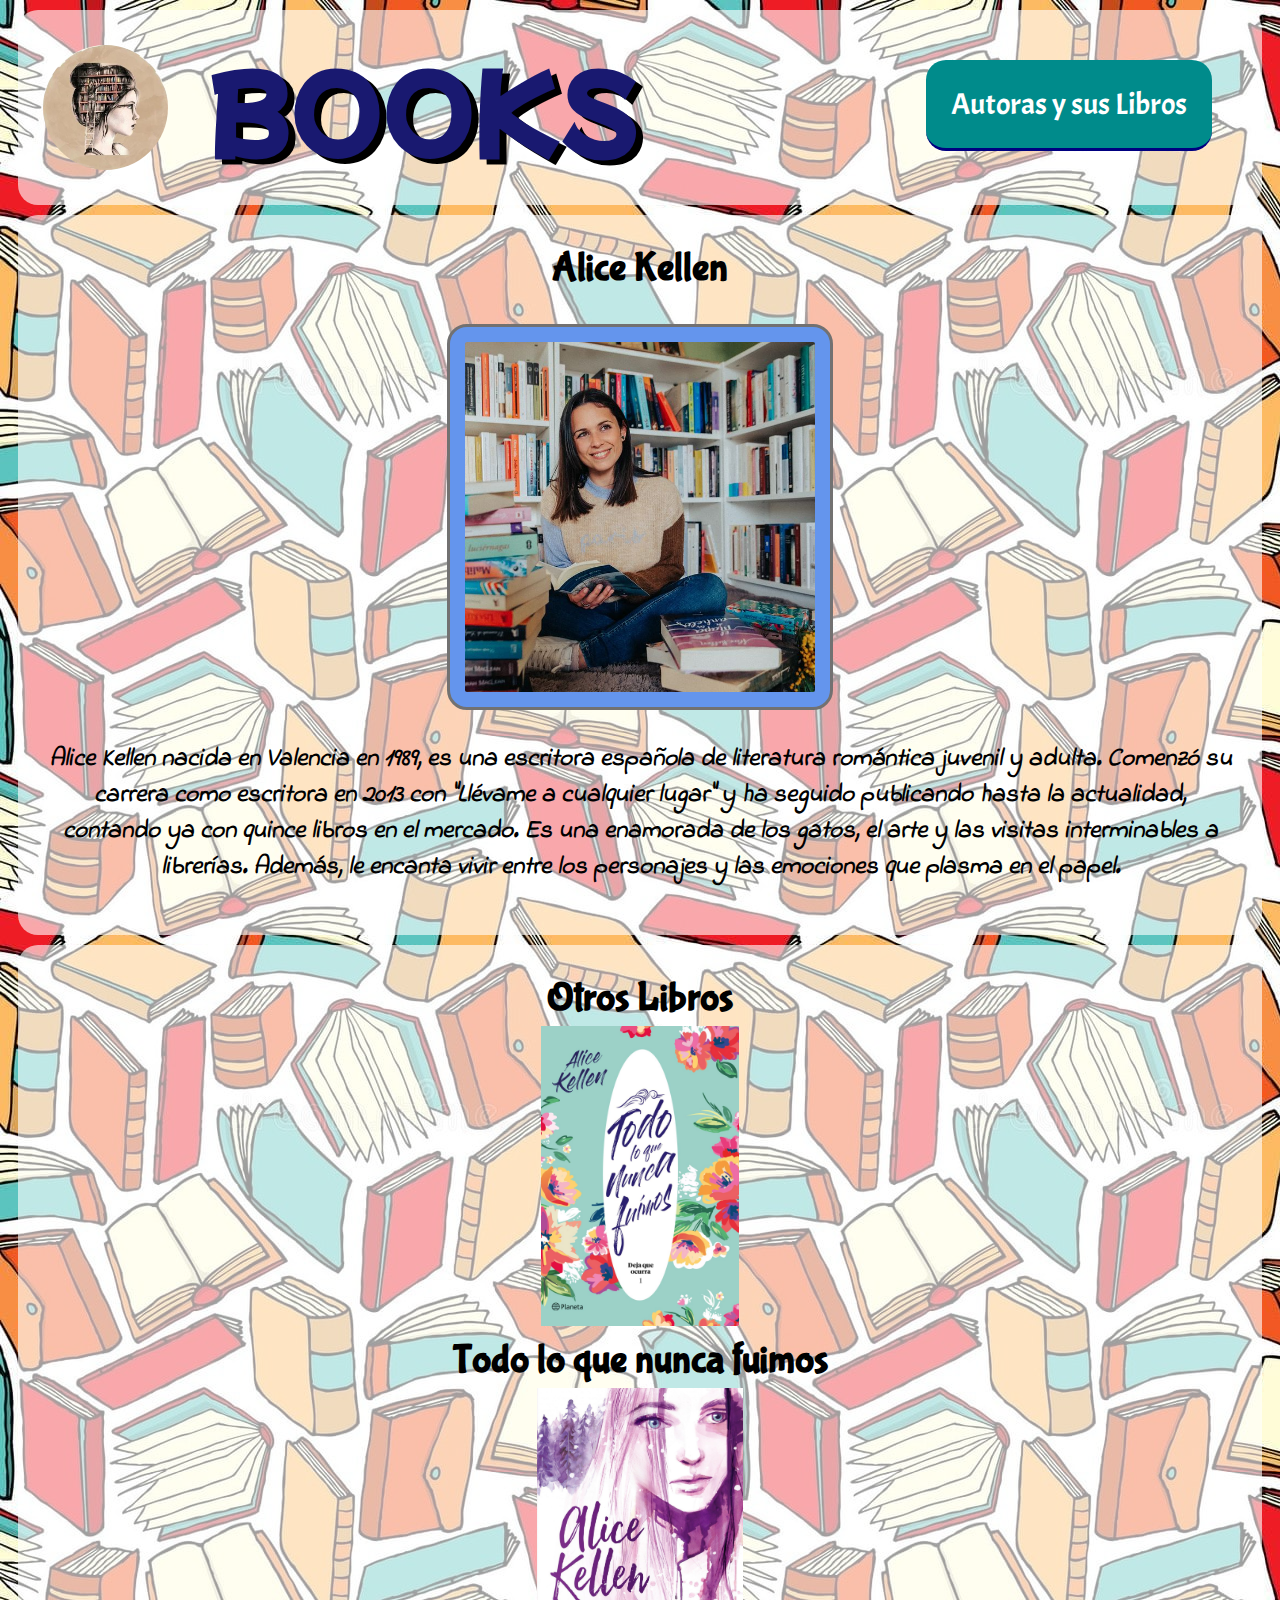
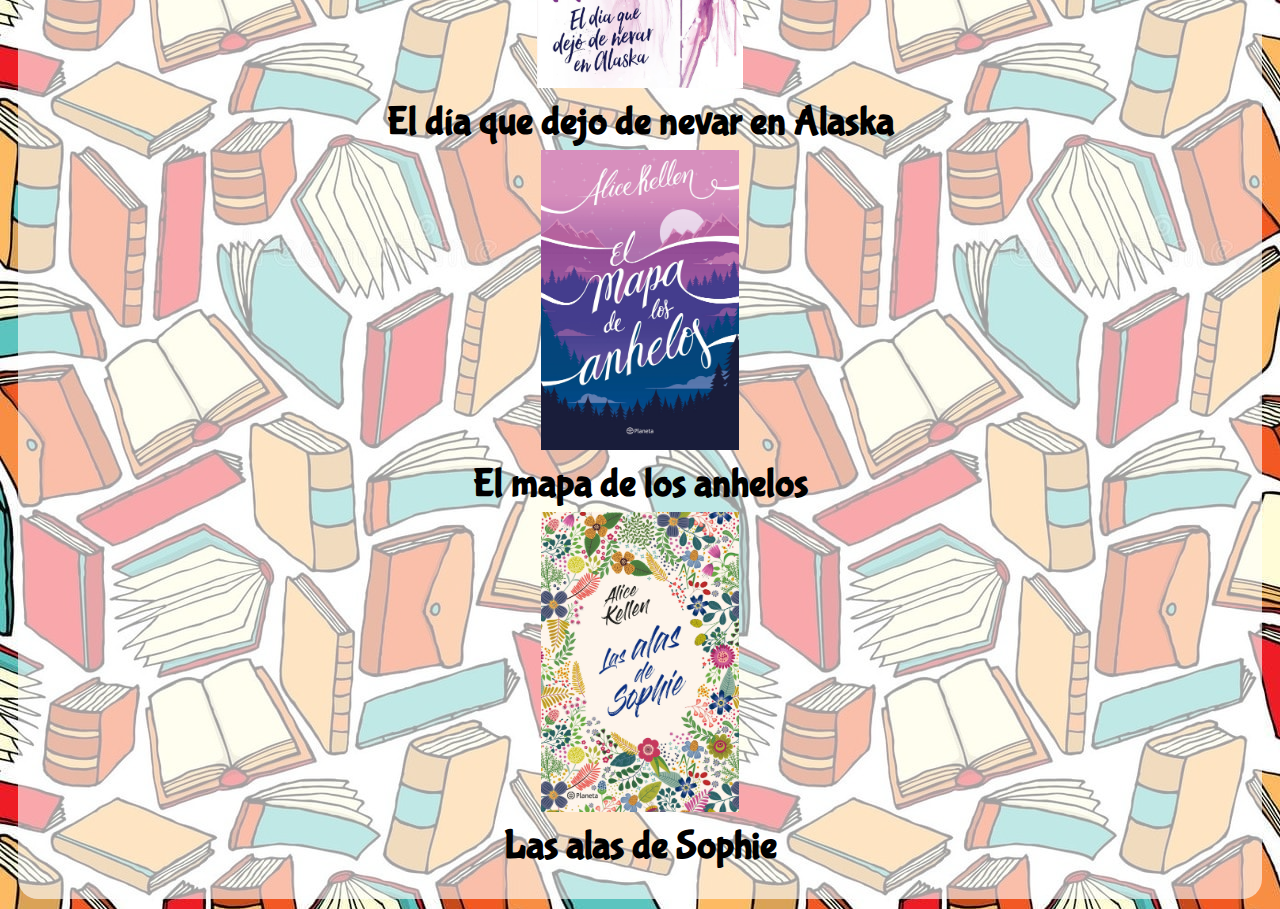
<file: subpags/alicek.html>
<!DOCTYPE html>
<html lang="es">
<head>
    <meta charset="UTF-8">
    <meta http-equiv="X-UA-Compatible" content="IE=edge">
    <meta name="viewport" content="width=device-width, initial-scale=1.0">
    <title>Alice Kellen</title>
    <link rel="stylesheet" href="../css/principal.css">
</head>
<body>
    <header class="fondo-interno"  >
        <a href="../index.html" class="centrado" >
            <img id="logo" src="../imagenes/logo.jpeg" alt="logo">
            <h1  id="titulo" > BOOKS  </h1>
        </a>
        <div id="ligs">
            <a href="../vistas/cajas.html" class="centrado"> Autoras y sus Libros</a>
        </div>
    </header>
    <div  class=" fondo-interno" id="centro">
        <h2> Alice Kellen </h2>
        <br>
      <img src="../imagenes/alice kellen.jpeg" alt="alice kellen" class="img">
      <p>  <b> <i> Alice Kellen  nacida en Valencia en 1989, es una escritora española de literatura romántica juvenil y adulta.
         Comenzó su carrera como escritora en 2013 con "Llévame a cualquier lugar" y ha seguido publicando hasta la actualidad, contando ya con quince libros en el mercado.
         Es una enamorada de los gatos, el arte y las visitas interminables a librerías. Además, le encanta vivir entre los personajes y las emociones que plasma en el papel.
        </i>  </b></p>
    </div>
     <div  class=" fondo-interno" id="centro" >
       <h2> Otros Libros</h2>
        <img src="../imagenes/tlqnf.jpeg" alt="libro1" class="imagenes">
        <h2> Todo lo que nunca fuimos</h2>
        <img src="../imagenes/edqddnea.jpeg" alt="libro2" class="imagenes">
        <h2>El día que dejo de nevar en Alaska</h2>
        <img src="../imagenes/emdla.jpeg" alt="libro3" class="imagenes">
        <h2> El mapa de los anhelos</h2>
        <img src="../imagenes/lads.jpeg" alt="libro4" class="imagenes">
        <h2> Las alas de Sophie</h2>
    </div> 
    
</body>
</html>
</file>
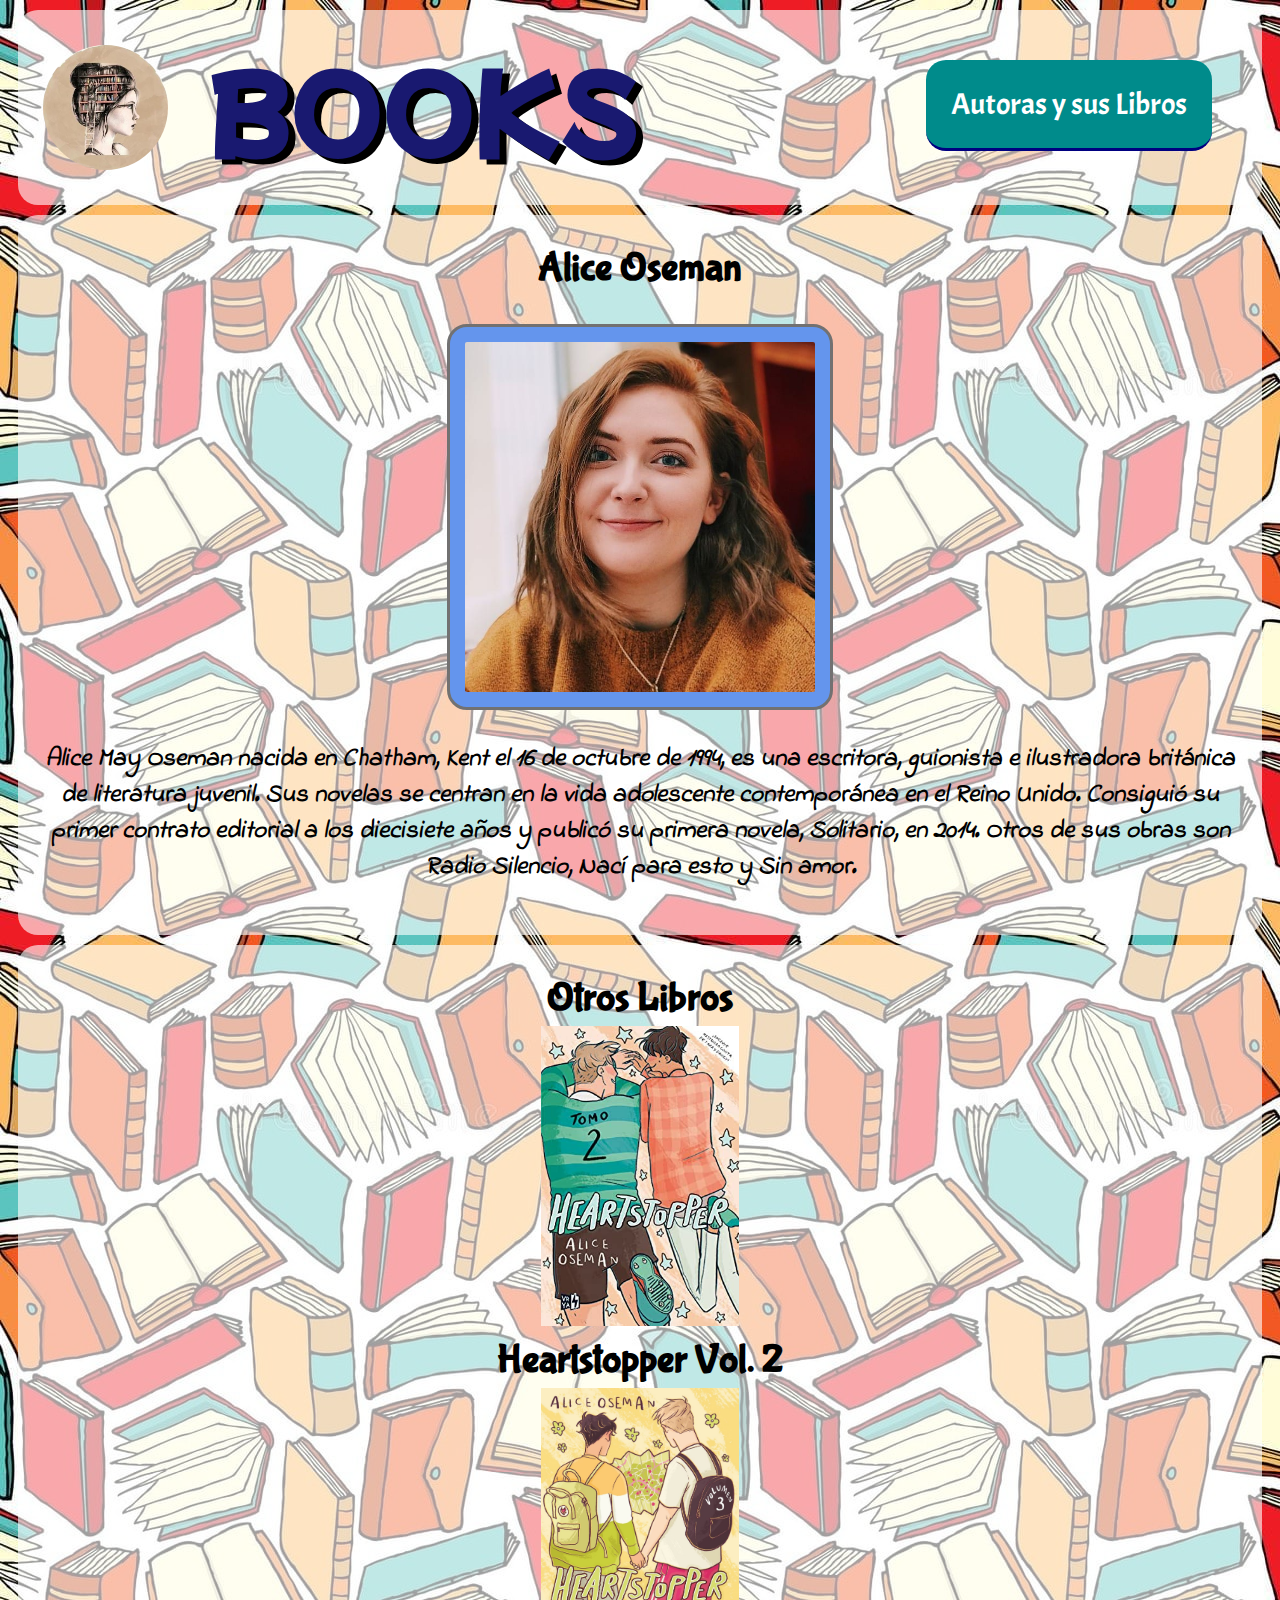
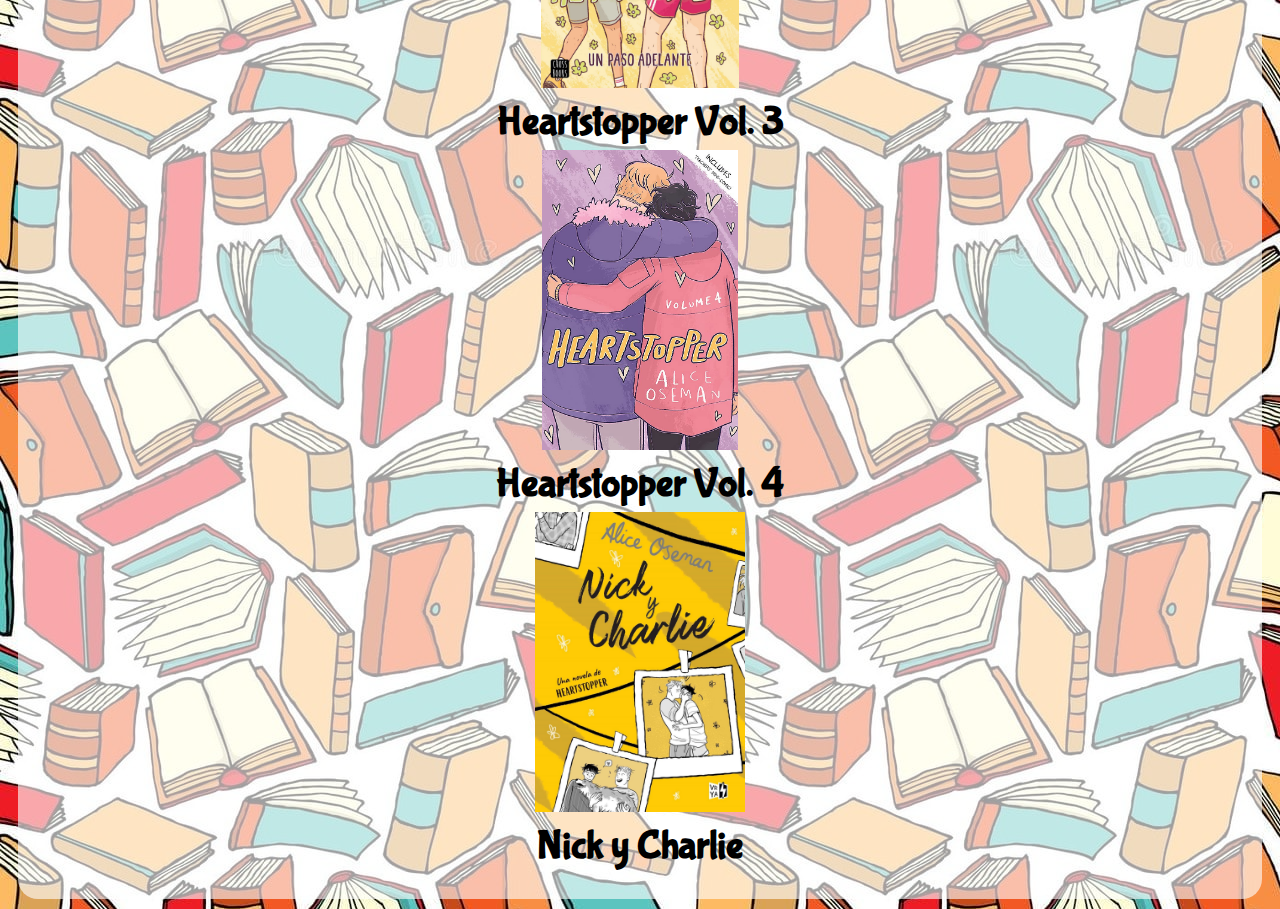
<file: subpags/aliceo.html>
<!DOCTYPE html>
<html lang="es">
<head>
    <meta charset="UTF-8">
    <meta http-equiv="X-UA-Compatible" content="IE=edge">
    <meta name="viewport" content="width=device-width, initial-scale=1.0">
    <title>Alice Oseman</title>
    <link rel="stylesheet" href="../css/principal.css">
</head>
<body>
    <header class="fondo-interno"  >
        <a href="../index.html" class="centrado" >
            <img id="logo" src="../imagenes/logo.jpeg" alt="logo">
            <h1  id="titulo" > BOOKS  </h1>
        </a>
        <div id="ligs">
            <a href="../vistas/cajas.html" class="centrado"> Autoras y sus Libros</a>
        </div>
    </header>
</header>
<div  class=" fondo-interno" id="centro">
    <h2> Alice Oseman </h2>
    <br>
  <img src="../imagenes/alice.jpeg" alt="alice Oseman" class="img">
  <p><b> <i> Alice May Oseman nacida en Chatham, Kent el 16 de octubre de 1994, es una escritora, guionista e ilustradora británica de literatura juvenil.
    Sus novelas se centran en la vida adolescente contemporánea en el Reino Unido. Consiguió su primer contrato editorial a los diecisiete años y publicó su primera novela, Solitario, en 2014. Otros de sus obras son Radio Silencio, Nací para esto y Sin amor.
  </i>  </b> </p>
</div>

  <div class="fondo-interno" id="centro">
    <h2 id="centro"> Otros Libros</h2>
    <img src="../imagenes/h vol2.jpeg" alt="libro1" class="imagenes" >
    <h2> Heartstopper Vol. 2</h2>
    <img src="../imagenes/h vol3.jpeg" alt="libro2" class="imagenes" >
    <h2> Heartstopper Vol. 3</h2>
    <img src="../imagenes/h vol4.jpeg" alt="libro3" class="imagenes" >
    <h2> Heartstopper Vol. 4</h2>
    <img src="../imagenes/nickycharlie.jpeg" alt="libro4" class="imagenes" >
    <h2> Nick y Charlie</h2>
  </div>

</body>
</html>
</file>
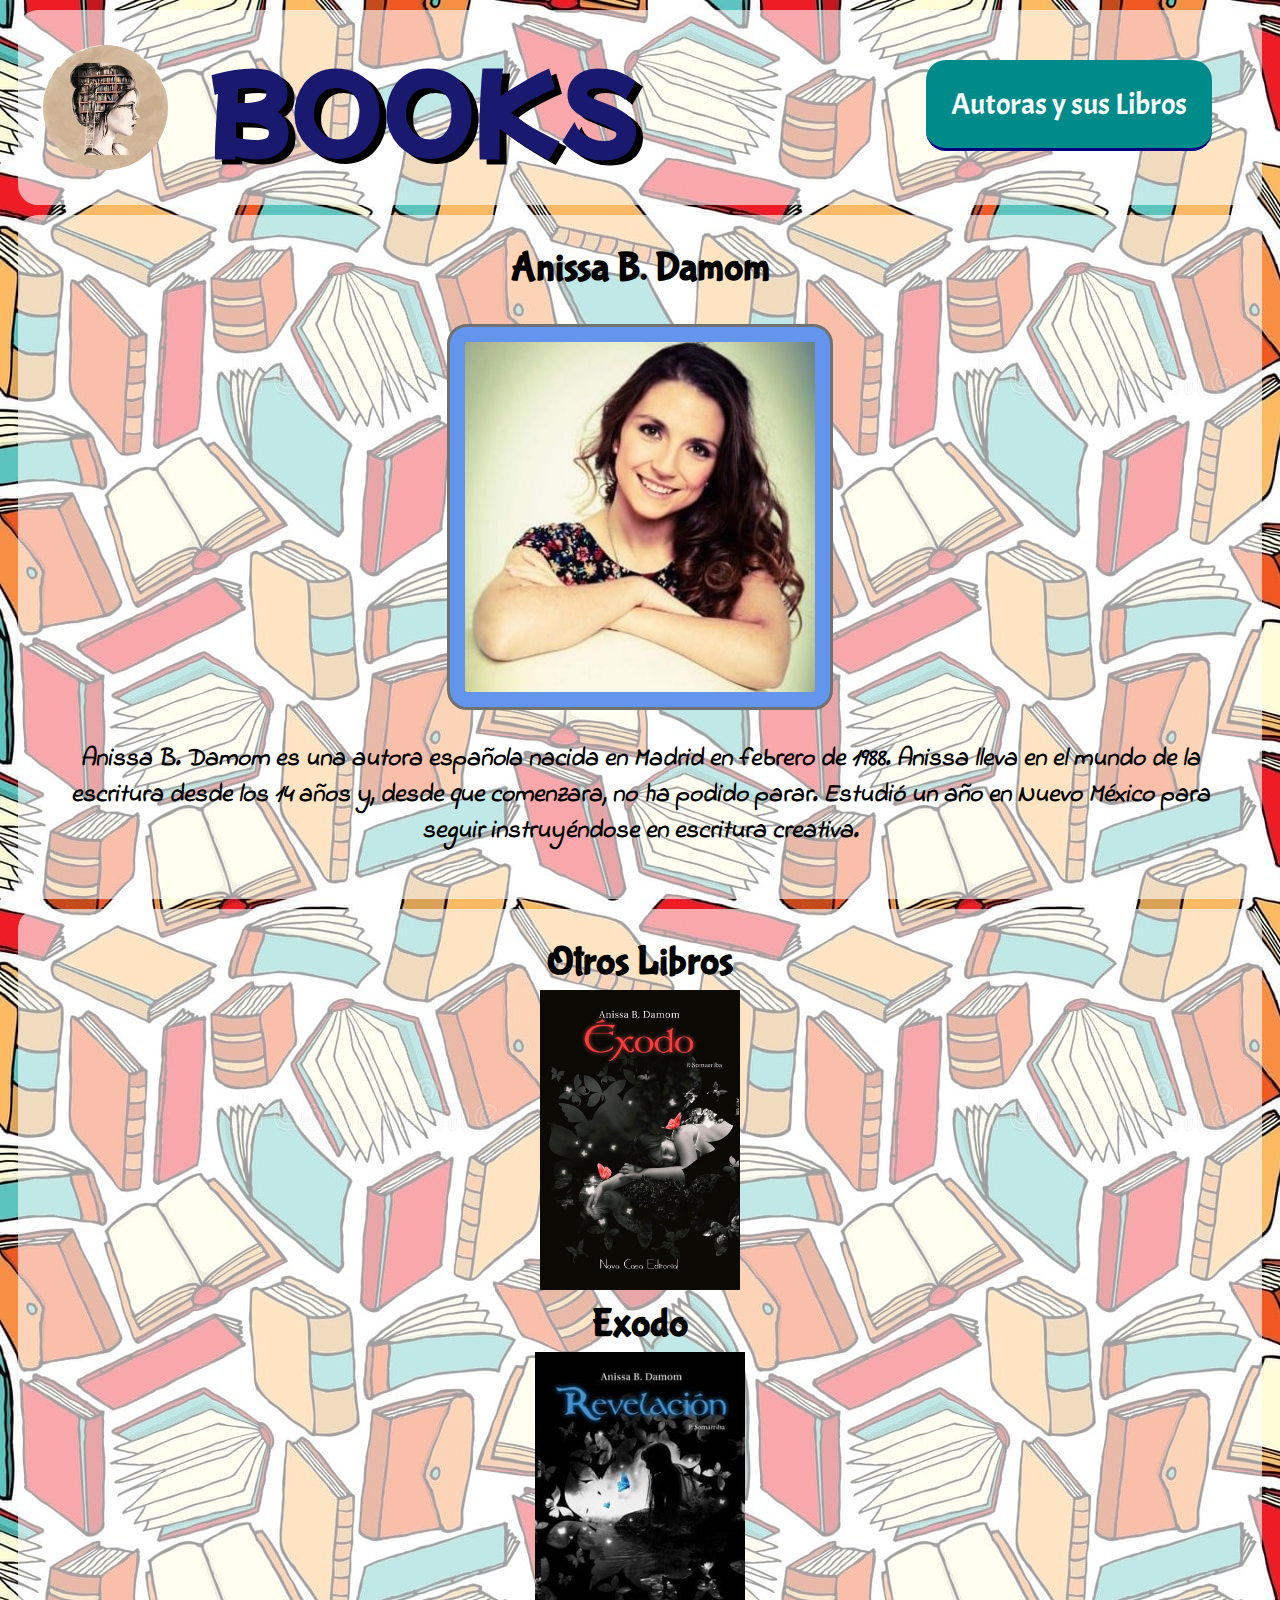
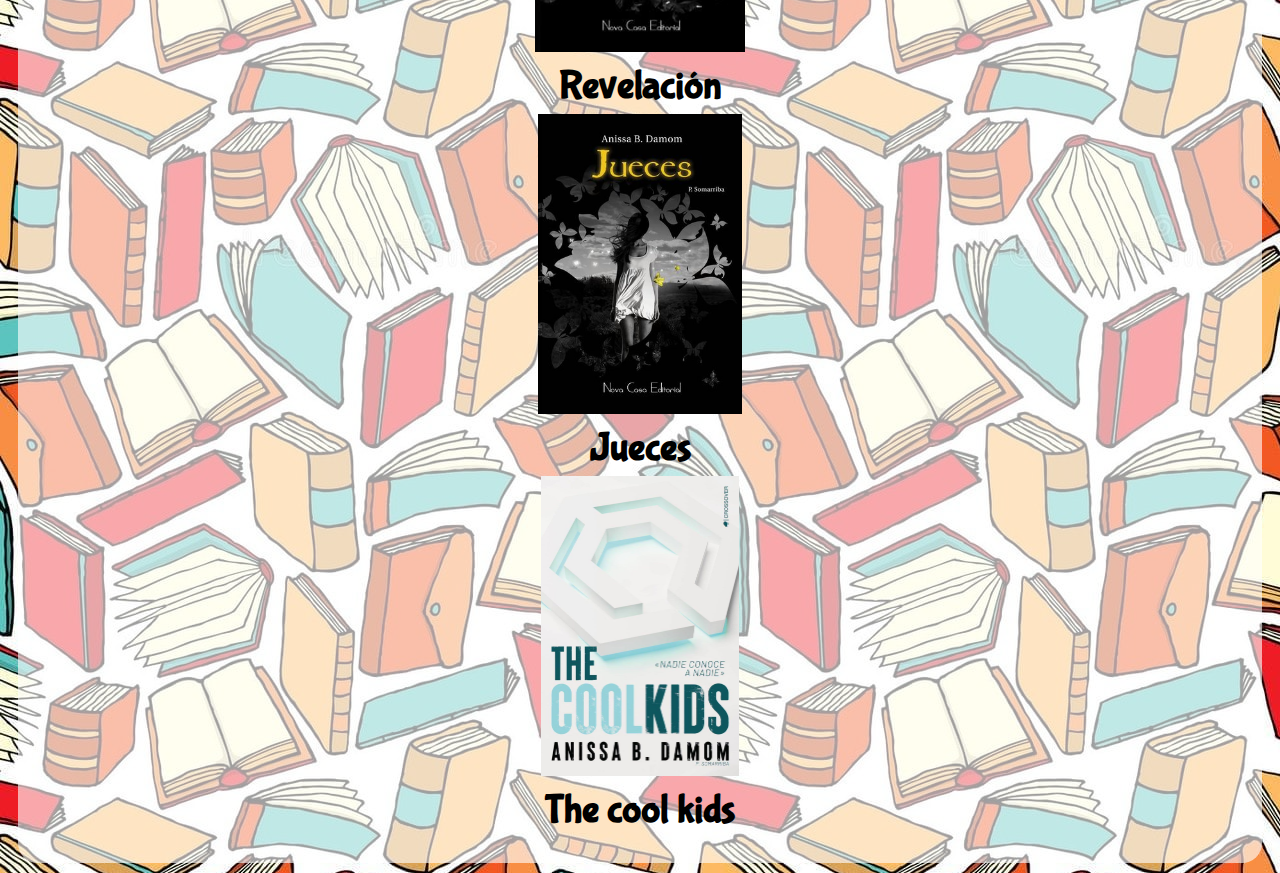
<file: subpags/anissa.html>
<!DOCTYPE html>
<html lang="es">
<head>
    <meta charset="UTF-8">
    <meta http-equiv="X-UA-Compatible" content="IE=edge">
    <meta name="viewport" content="width=device-width, initial-scale=1.0">
    <title>Anissa B. Damom</title>
    <link rel="stylesheet" href="../css/principal.css">
</head>
<body>
    <header class="fondo-interno"  >
        <a href="../index.html" class="centrado" >
            <img id="logo" src="../imagenes/logo.jpeg" alt="logo">
            <h1  id="titulo" > BOOKS  </h1>
        </a>
        <div id="ligs">
            <a href="../vistas/cajas.html" class="centrado"> Autoras y sus Libros</a>
        </div>
    </header>
    <div  class=" fondo-interno" id="centro">
        <h2> Anissa B. Damom </h2>
        <br>
      <img src="../imagenes/annisa.jpeg" alt="Anissa" class="img">
      <p><b> <i> Anissa B. Damom es una autora española nacida en Madrid en febrero de 1988.
        Anissa lleva en el mundo de la escritura desde los 14 años y, desde que comenzara, no ha podido parar. Estudió un año en Nuevo México para seguir instruyéndose en escritura creativa. 
      </i>  </b> </p>
    </div>
    
      <div class="fondo-interno" id="centro">
        <h2 id="centro"> Otros Libros</h2>
        <img src="../imagenes/exodo.jpeg" alt="libro1" class="imagenes" >
        <h2> Exodo</h2>
        <img src="../imagenes/revelacion.jpeg" alt="libro2" class="imagenes" >
        <h2> Revelación</h2>
        <img src="../imagenes/jueces.jpeg" alt="libro3" class="imagenes" >
        <h2> Jueces</h2>
        <img src="../imagenes/the cool kids.jpeg" alt="libro4" class="imagenes" >
        <h2> The cool kids</h2>
      </div>
</body>
</html>
</file>
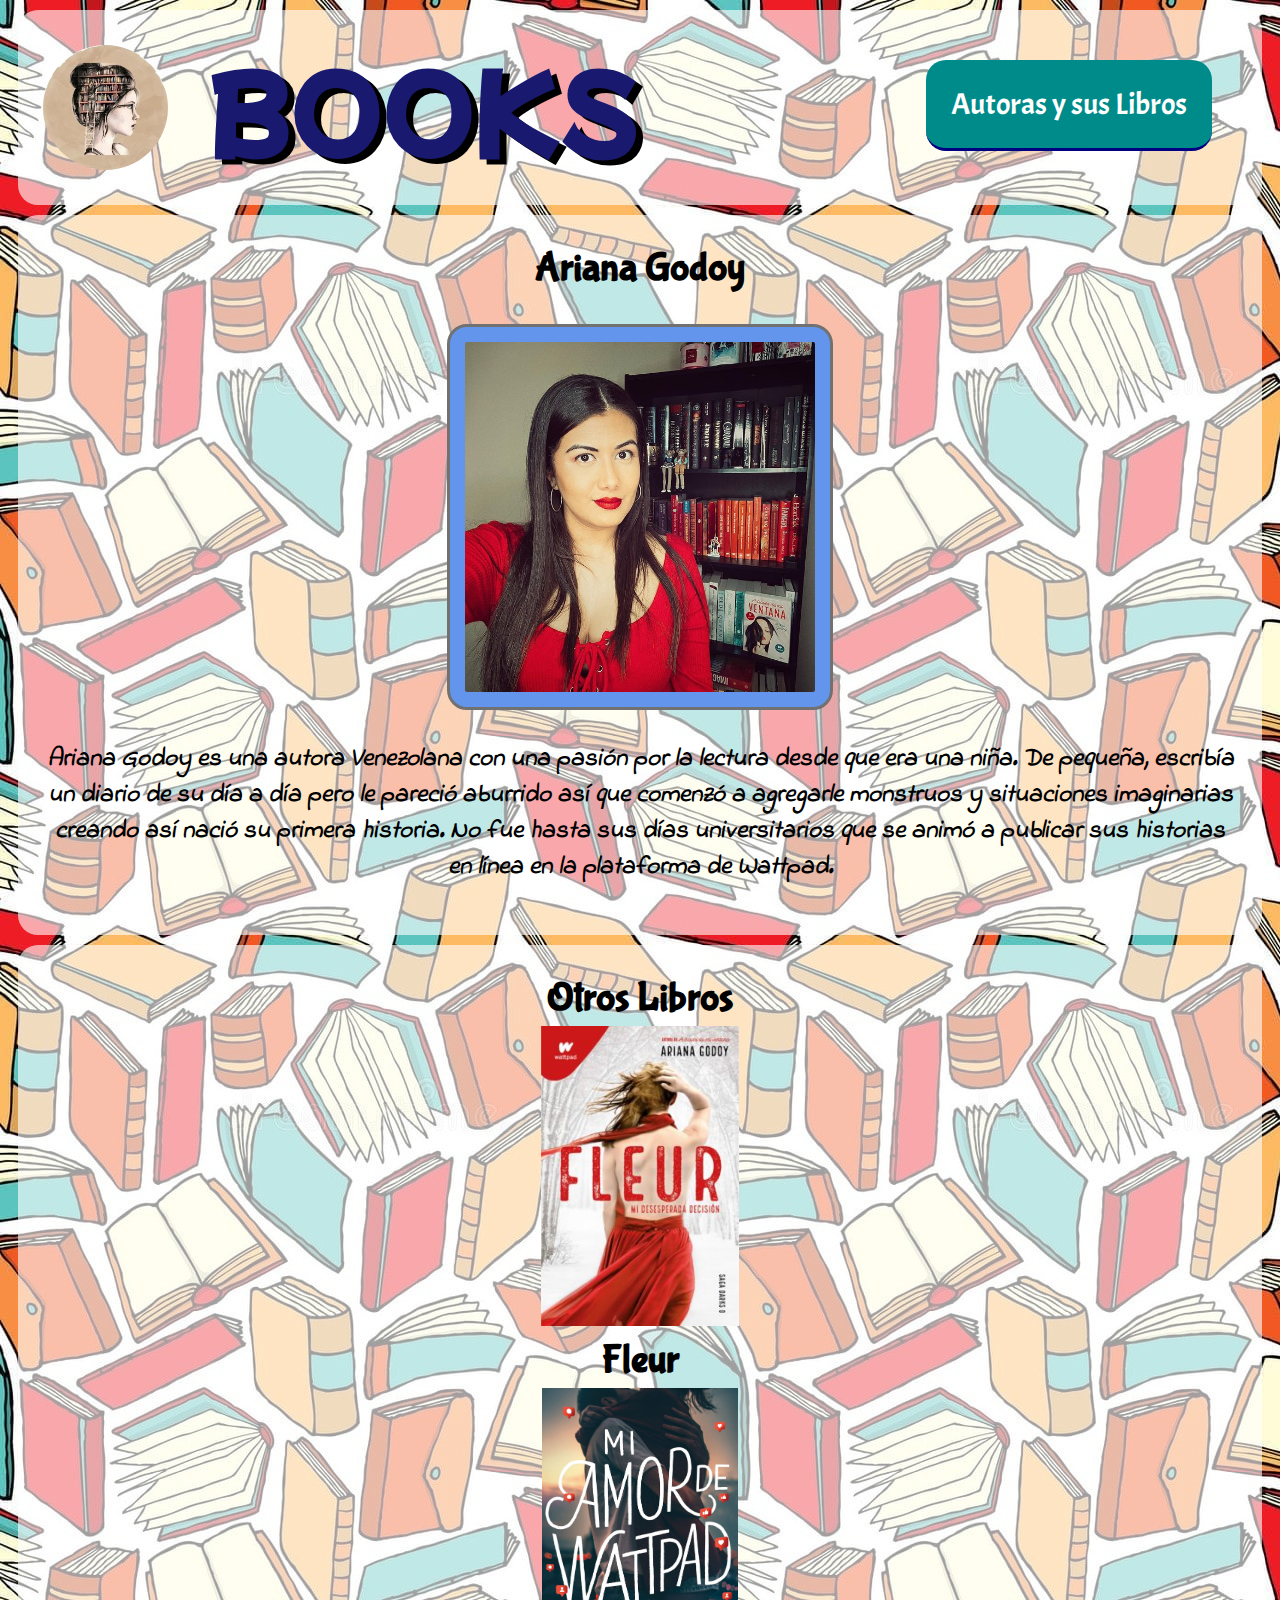
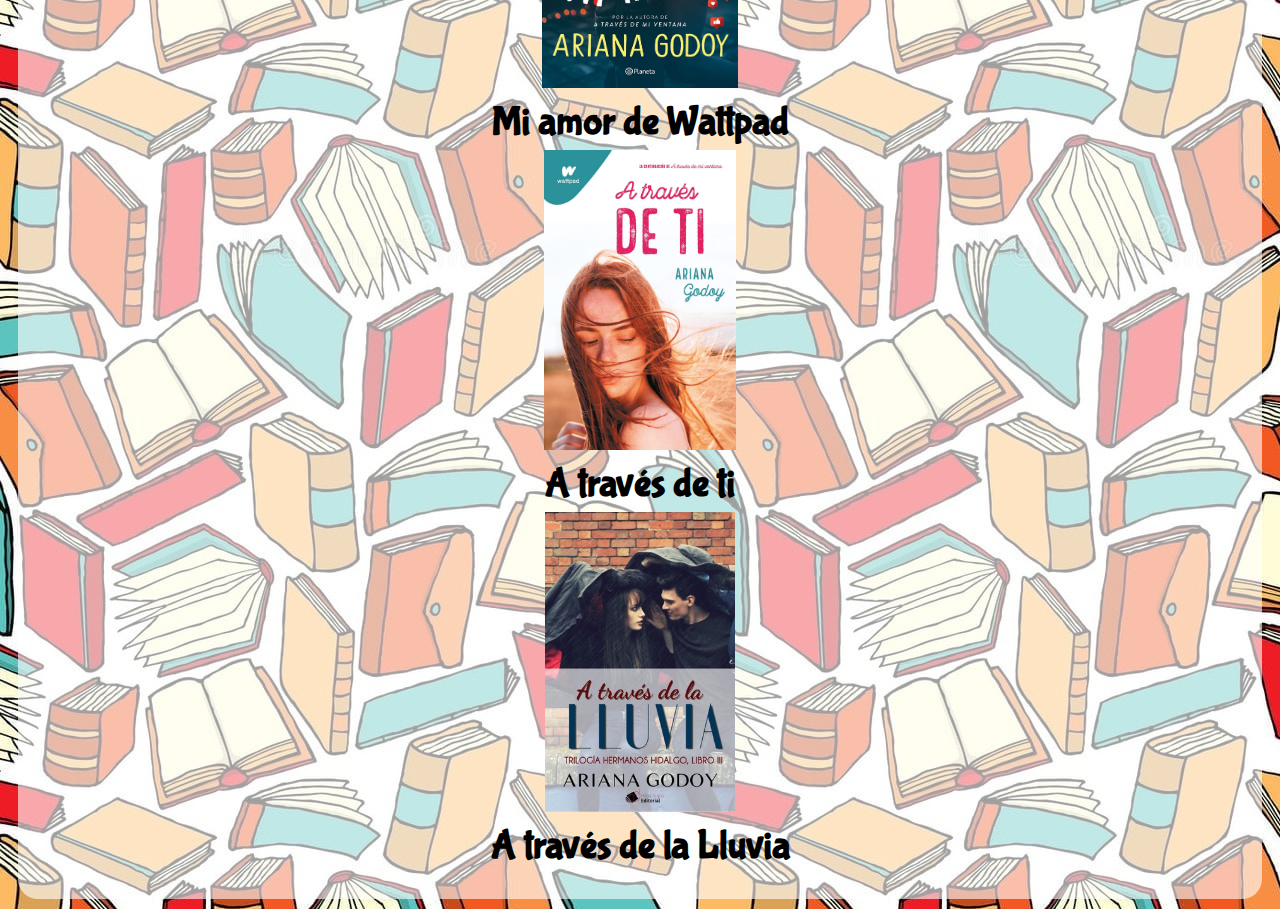
<file: subpags/ariana.html>
<!DOCTYPE html>
<html lang="es">
<head>
    <meta charset="UTF-8">
    <meta http-equiv="X-UA-Compatible" content="IE=edge">
    <meta name="viewport" content="width=device-width, initial-scale=1.0">
    <title>Ariana Godoy</title>
    <link rel="stylesheet" href="../css/principal.css">
</head>
<body>
    <header class="fondo-interno"  >
        <a href="../index.html" class="centrado" >
            <img id="logo" src="../imagenes/logo.jpeg" alt="logo">
            <h1  id="titulo" > BOOKS  </h1>
        </a>
        <div id="ligs">
            <a href="../vistas/cajas.html" class="centrado"> Autoras y sus Libros</a>
        </div>
    </header>
    <div  class=" fondo-interno" id="centro">
        <h2> Ariana Godoy </h2>
        <br>
      <img src="../imagenes/ari.jpeg" alt="ari" class="img">
      <p> <b> <i> Ariana Godoy es una autora Venezolana con una pasión por la lectura desde que era una niña. De pequeña, escribía un diario de su día a día pero le pareció aburrido así que comenzó a agregarle monstruos y situaciones imaginarias creando así nació su primera historia. No fue hasta sus días universitarios que se animó a publicar sus historias en línea en la plataforma de Wattpad.
      </i>  </b></p>
    </div>
    
      <div class="fondo-interno" id="centro">
        <h2 id="centro"> Otros Libros</h2>
        <img src="../imagenes/fleur.jpeg" alt="libro1" class="imagenes" >
        <h2> Fleur</h2>
        <img src="../imagenes/miamordewattpad.jpeg" alt="libro2" class="imagenes" >
        <h2> Mi amor de Wattpad</h2>
        <img src="../imagenes/atravesdeti.jpeg" alt="libro3" class="imagenes" >
        <h2> A través de ti</h2>
        <img src="../imagenes/atravesdelalluvia.jpeg" alt="libro4" class="imagenes" >
        <h2> A través de la Lluvia</h2>
      </div>
</body>
</html>
</file>
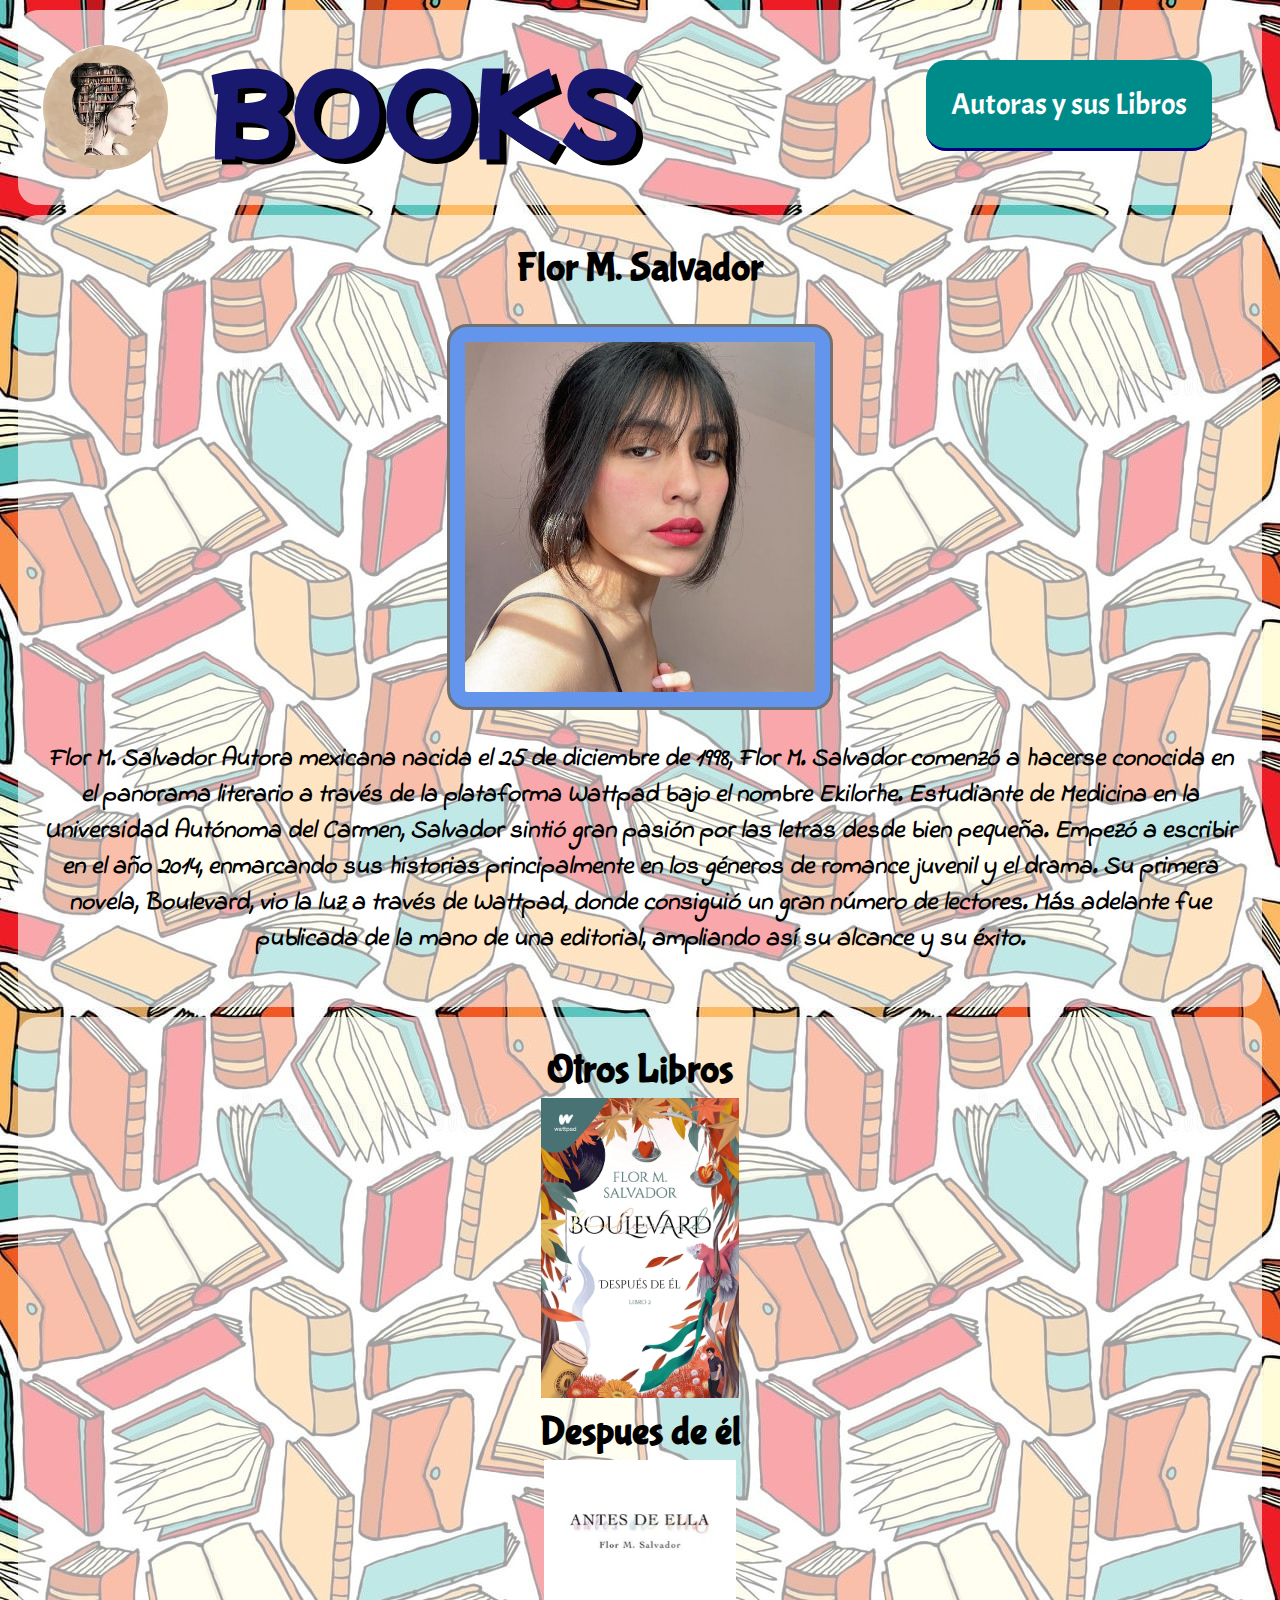
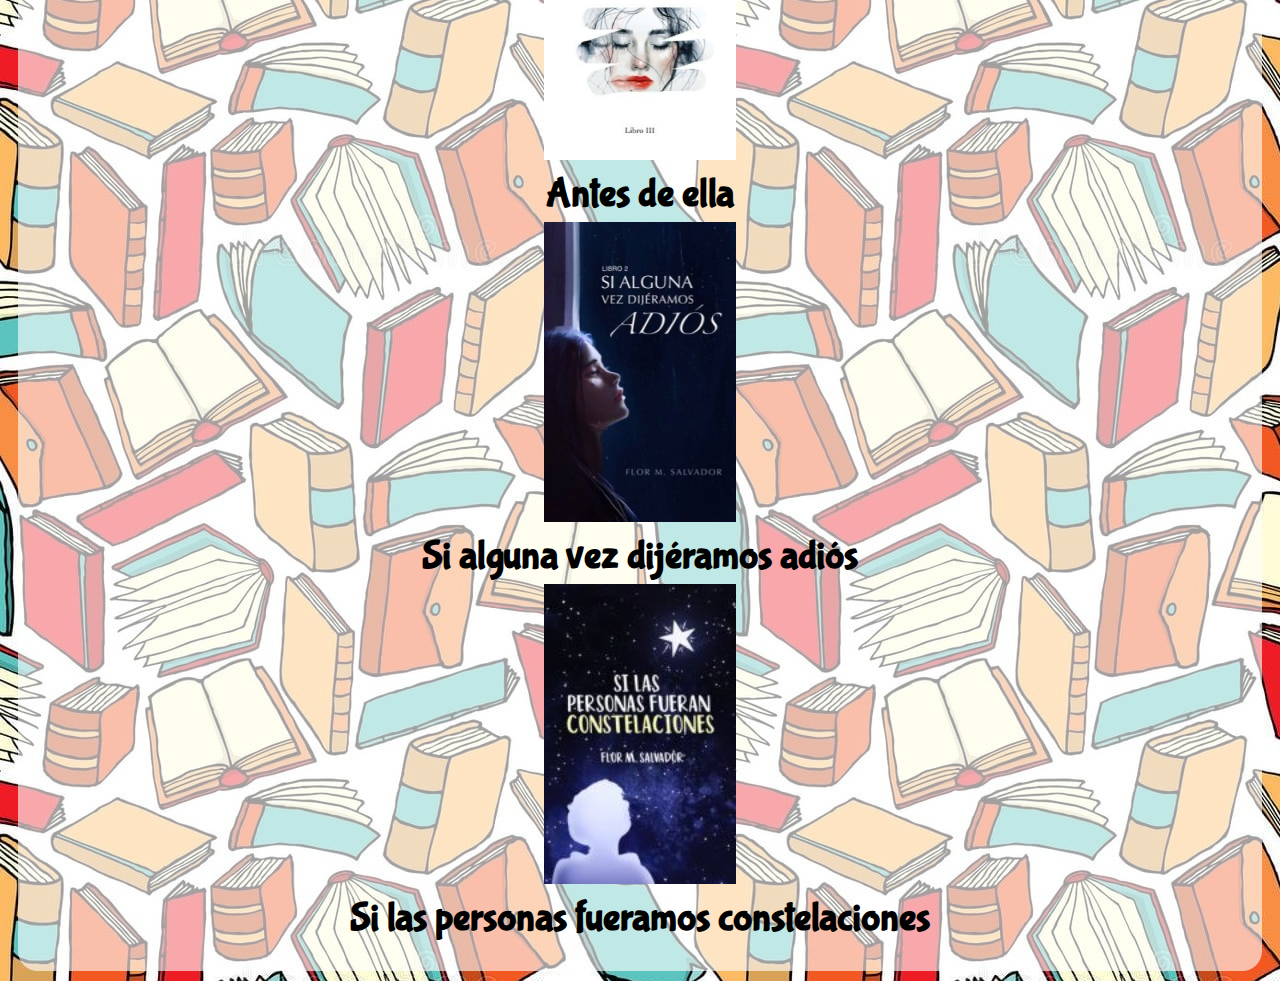
<file: subpags/flor.html>
<!DOCTYPE html>
<html lang="es">
<head>
    <meta charset="UTF-8">
    <meta http-equiv="X-UA-Compatible" content="IE=edge">
    <meta name="viewport" content="width=device-width, initial-scale=1.0">
    <title>Flor M. Salvador</title>
    <link rel="stylesheet" href="../css/principal.css">
</head>
<body>
    <header class="fondo-interno"  >
        <a href="../index.html" class="centrado" >
            <img id="logo" src="../imagenes/logo.jpeg" alt="logo">
            <h1  id="titulo" > BOOKS  </h1>
        </a>
        <div id="ligs">
            <a href="../vistas/cajas.html" class="centrado"> Autoras y sus Libros</a>
        </div>
    </header>
    <div  class=" fondo-interno" id="centro">
        <h2> Flor M. Salvador </h2>
        <br>
      <img src="../imagenes/flor.jpeg" alt="flor" class="img">
      <p><b> <i> Flor M. Salvador Autora mexicana nacida el 25 de diciembre de 1998, Flor M. Salvador comenzó a hacerse conocida en el panorama literario a través de la plataforma Wattpad
          bajo el nombre Ekilorhe. Estudiante de Medicina en la Universidad Autónoma del Carmen, Salvador sintió gran pasión por las letras desde bien pequeña.
          Empezó a escribir en el año 2014, enmarcando sus historias principalmente en los géneros de romance juvenil y el drama.
          Su primera novela, Boulevard, vio la luz a través de Wattpad, donde consiguió un gran número de lectores. Más adelante fue publicada de la mano de una editorial, ampliando así su alcance y su éxito.
        </i>  </b>
      </p>
    </div>
    
      <div class="fondo-interno" id="centro">
        <h2 id="centro"> Otros Libros</h2>
        <img src="../imagenes/desoues de el.jpeg" alt="libro1" class="imagenes" >
        <h2> Despues de él</h2>
        <img src="../imagenes/antesdeella.jpeg" alt="libro2" class="imagenes" >
        <h2> Antes de ella</h2>
        <img src="../imagenes/savda.jpeg" alt="libro3" class="imagenes" >
        <h2>Si alguna vez dijéramos adiós</h2>
        <img src="../imagenes/slpfc.jpeg" alt="libro4" class="imagenes" >
        <h2> Si las personas fueramos constelaciones </h2>
      </div>
</body>
</html>
</file>
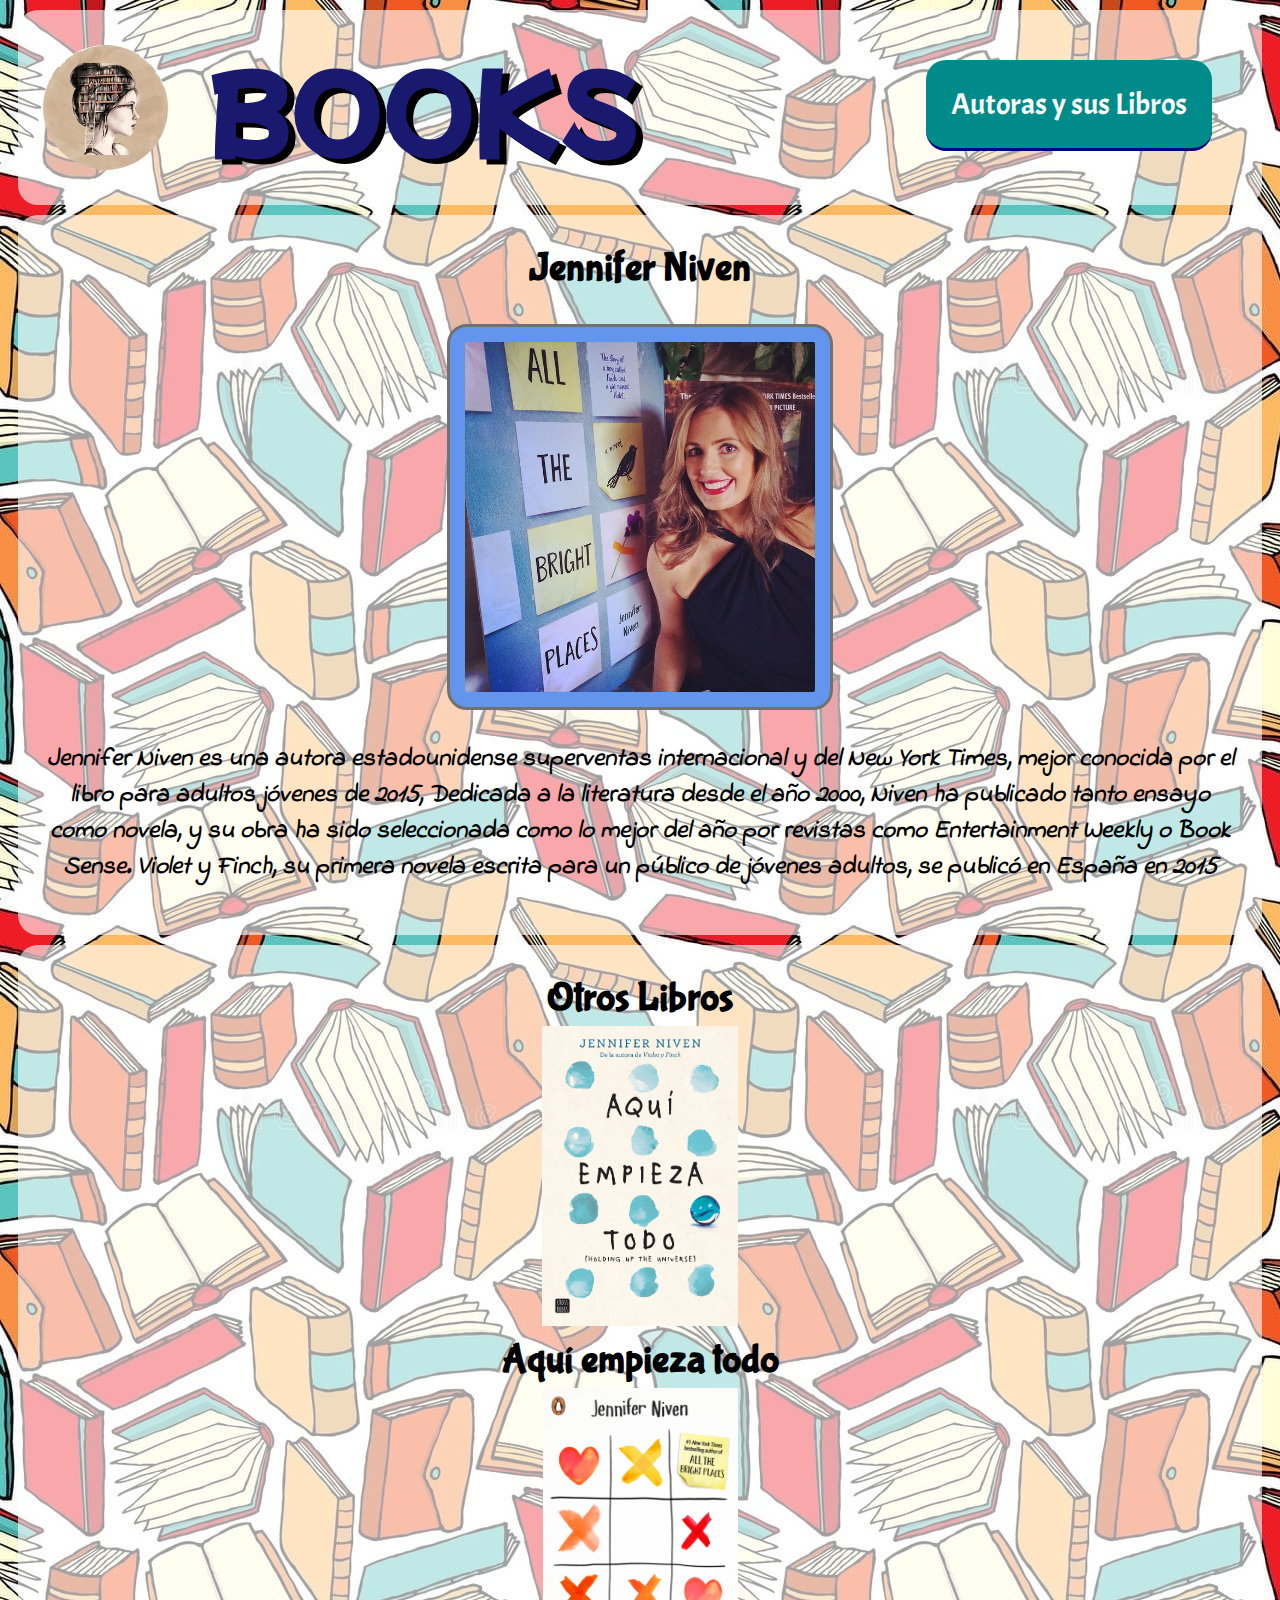
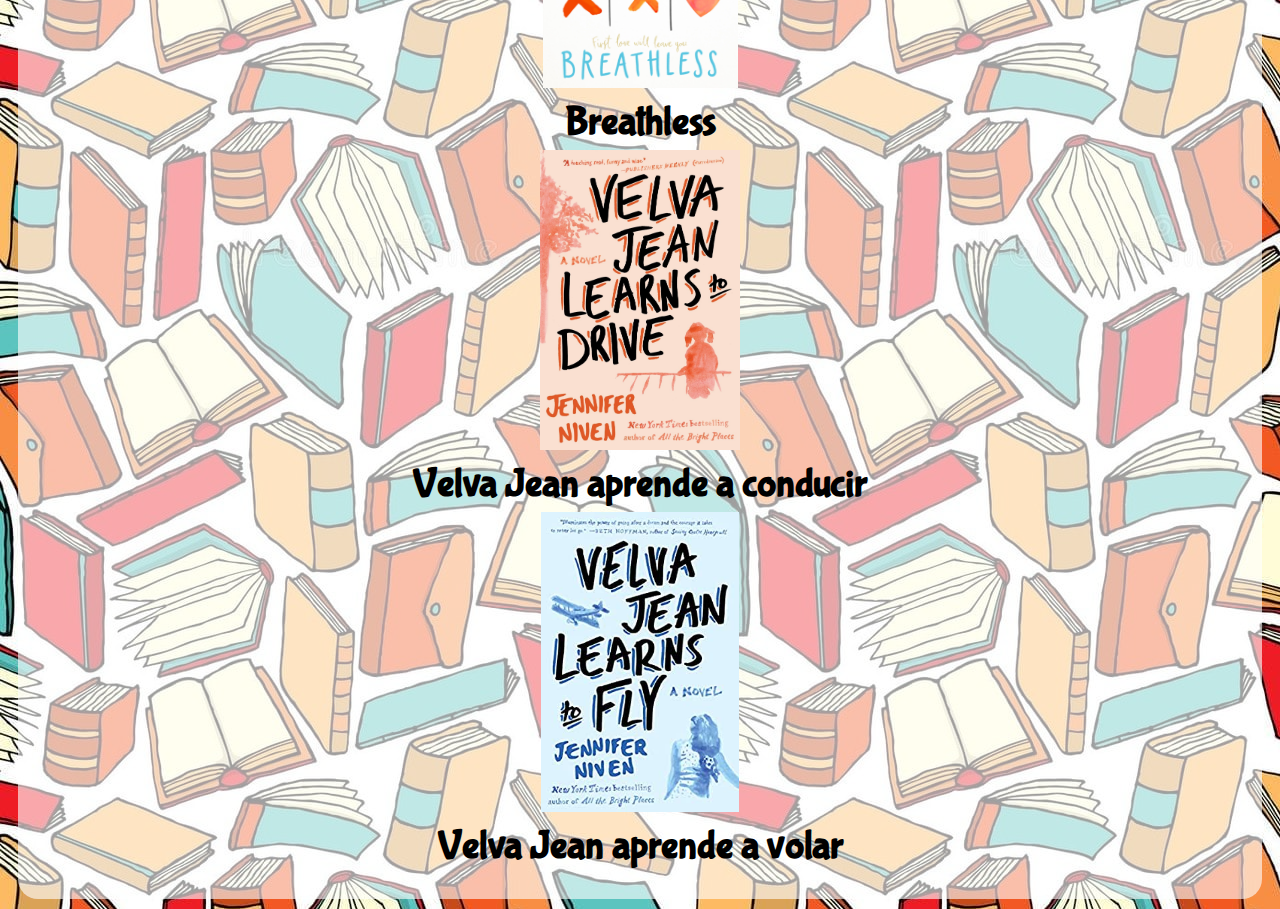
<file: subpags/jennifer.html>
<!DOCTYPE html>
<html lang="es">
<head>
    <meta charset="UTF-8">
    <meta http-equiv="X-UA-Compatible" content="IE=edge">
    <meta name="viewport" content="width=device-width, initial-scale=1.0">
    <title>Jennifer Niven</title>
    <link rel="stylesheet" href="../css/principal.css">
</head>
<body>
    <header class="fondo-interno"  >
        <a href="../index.html" class="centrado" >
            <img id="logo" src="../imagenes/logo.jpeg" alt="logo">
            <h1  id="titulo" > BOOKS  </h1>
        </a>
        <div id="ligs">
            <a href="../vistas/cajas.html" class="centrado"> Autoras y sus Libros</a>
        </div>
    </header>
    <div  class=" fondo-interno" id="centro">
        <h2> Jennifer Niven </h2>
        <br>
      <img src="../imagenes/jenn.jpeg" alt="Jennifer" class="img">
      <p><b> <i> Jennifer Niven es una autora estadounidense superventas internacional y del New York Times, mejor conocida por el libro para adultos jóvenes de 2015,
        Dedicada a la literatura desde el año 2000, Niven ha publicado tanto ensayo como novela, y su obra ha sido seleccionada como lo mejor del año por revistas como Entertainment Weekly o Book Sense. Violet y Finch, su primera novela escrita para un público de jóvenes adultos, se publicó en España en 2015
      </i>  </b> </p>
    </div>
    
      <div class="fondo-interno" id="centro">
        <h2 id="centro"> Otros Libros</h2>
        <img src="../imagenes/aet.jpeg" alt="libro1" class="imagenes" >
        <h2> Aquí empieza todo</h2>
        <img src="../imagenes/breathless.jpeg" alt="libro2" class="imagenes" >
        <h2> Breathless</h2>
        <img src="../imagenes/aprende a conducir.jpeg" alt="libro3" class="imagenes" >
        <h2> Velva Jean aprende a conducir</h2>
        <img src="../imagenes/aprende a volar.jpeg" alt="libro4" class="imagenes" >
        <h2> Velva Jean aprende a volar</h2>
      </div>
</body>
</html>
</file>
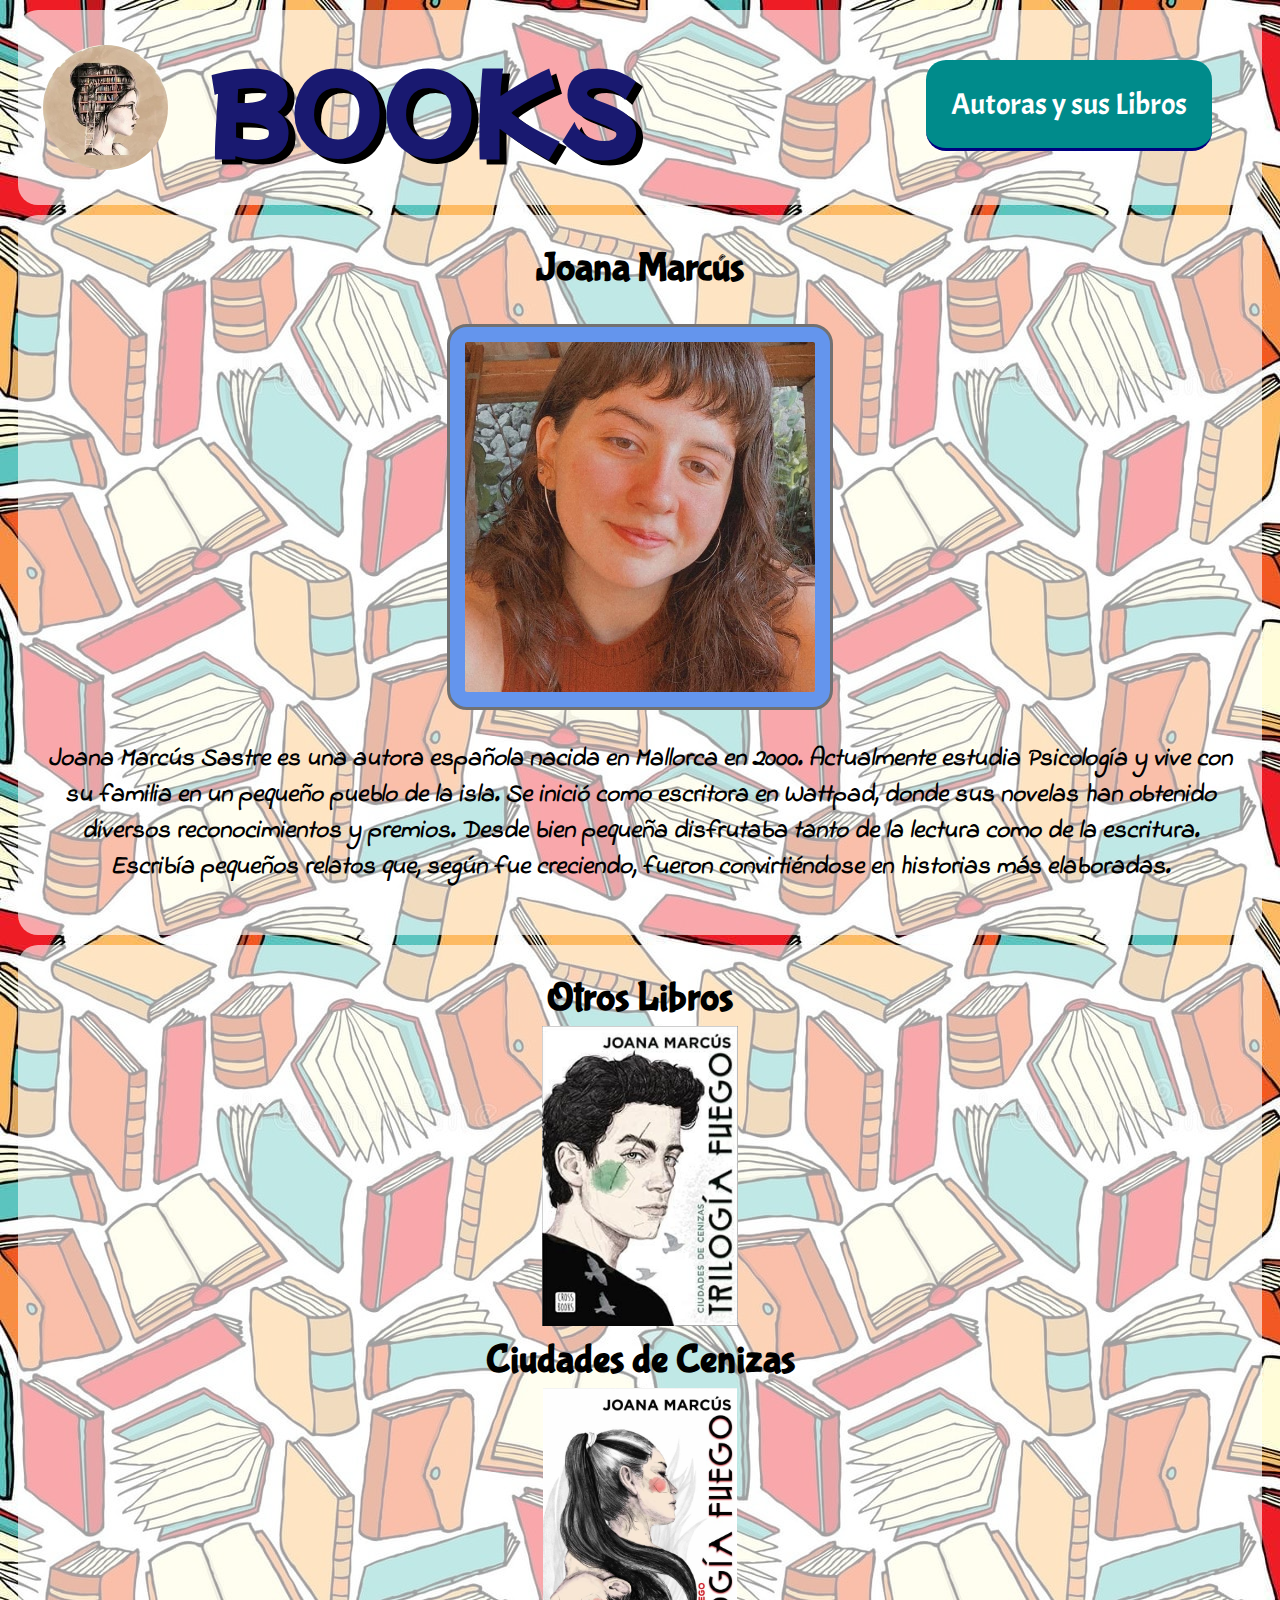
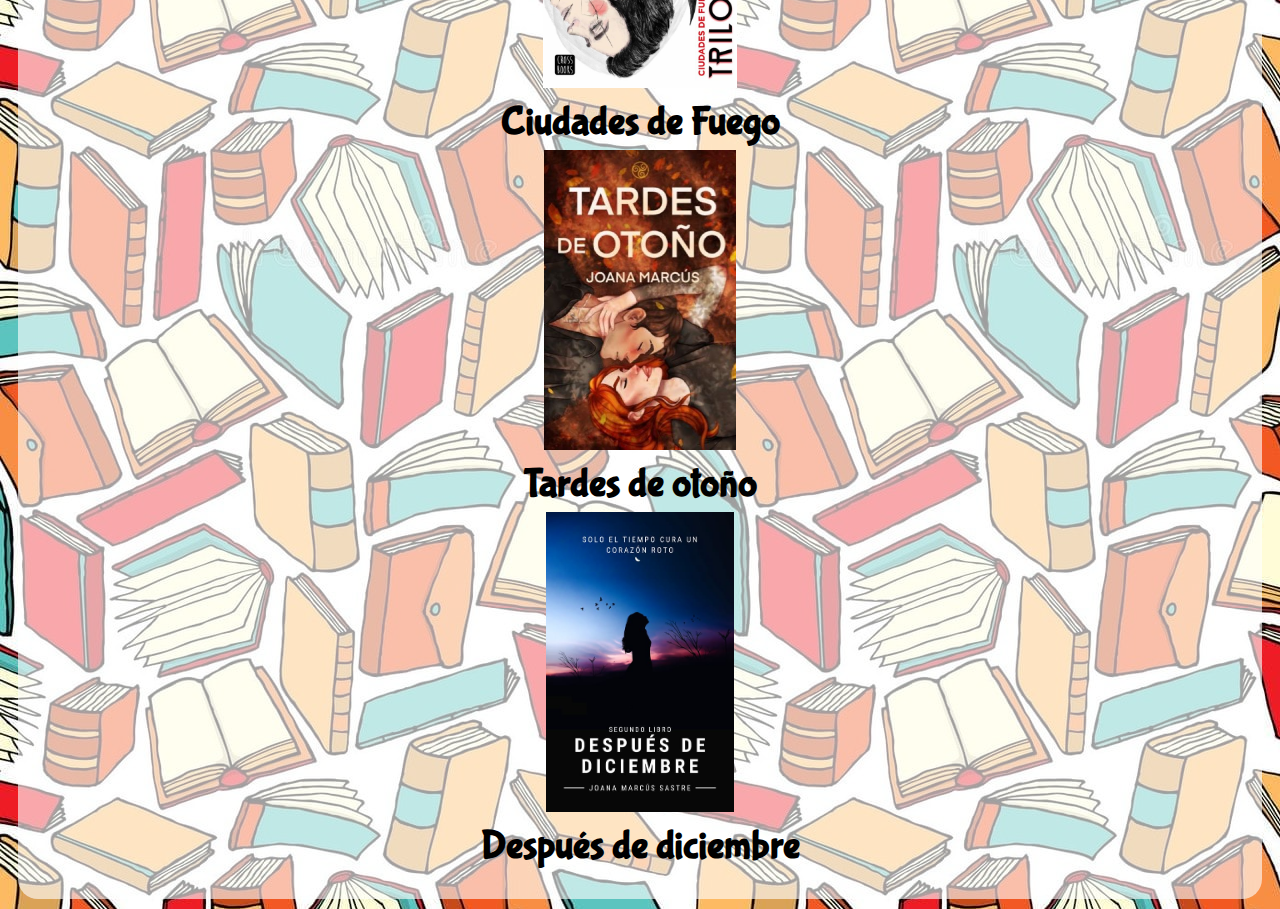
<file: subpags/joana.html>
<!DOCTYPE html>
<html lang="es">
<head>
    <meta charset="UTF-8">
    <meta http-equiv="X-UA-Compatible" content="IE=edge">
    <meta name="viewport" content="width=device-width, initial-scale=1.0">
    <title>Joana Marcús</title>
    <link rel="stylesheet" href="../css/principal.css">
</head>
<body>
    <header class="fondo-interno"  >
        <a href="../index.html" class="centrado" >
            <img id="logo" src="../imagenes/logo.jpeg" alt="logo">
            <h1  id="titulo" > BOOKS  </h1>
        </a>
        <div id="ligs">
            <a href="../vistas/cajas.html" class="centrado"> Autoras y sus Libros</a>
        </div>
    </header>
    <div  class=" fondo-interno" id="centro">
        <h2> Joana Marcús </h2>
        <br>
      <img src="../imagenes/juju.jpeg" alt="joana" class="img">
      <p> <b> <i>Joana Marcús Sastre es una autora española nacida en Mallorca en 2000. Actualmente estudia Psicología y vive con su familia en un pequeño pueblo de la isla. Se inició como escritora en Wattpad, donde sus novelas han obtenido diversos reconocimientos y premios.
        Desde bien pequeña disfrutaba tanto de la lectura como de la escritura. Escribía pequeños relatos que, según fue creciendo, fueron convirtiéndose en historias más elaboradas.
      </i>  </b> </p>
    </div>
    
      <div class="fondo-interno" id="centro">
        <h2 id="centro"> Otros Libros</h2>
        <img src="../imagenes/cuidades de cenizas2.jpeg" alt="libro1" class="imagenes" >
        <h2> Ciudades de Cenizas</h2>
        <img src="../imagenes/cuidsdes de fuego3.jpeg" alt="libro2" class="imagenes" >
        <h2> Ciudades de Fuego</h2>
        <img src="../imagenes/tardes de otoño.jpeg" alt="libro3" class="imagenes" >
        <h2> Tardes de otoño</h2>
        <img src="../imagenes/despues de diciembre.jpeg" alt="libro4" class="imagenes" >
        <h2> Después de diciembre</h2>
      </div>
</body>
</html>
</file>
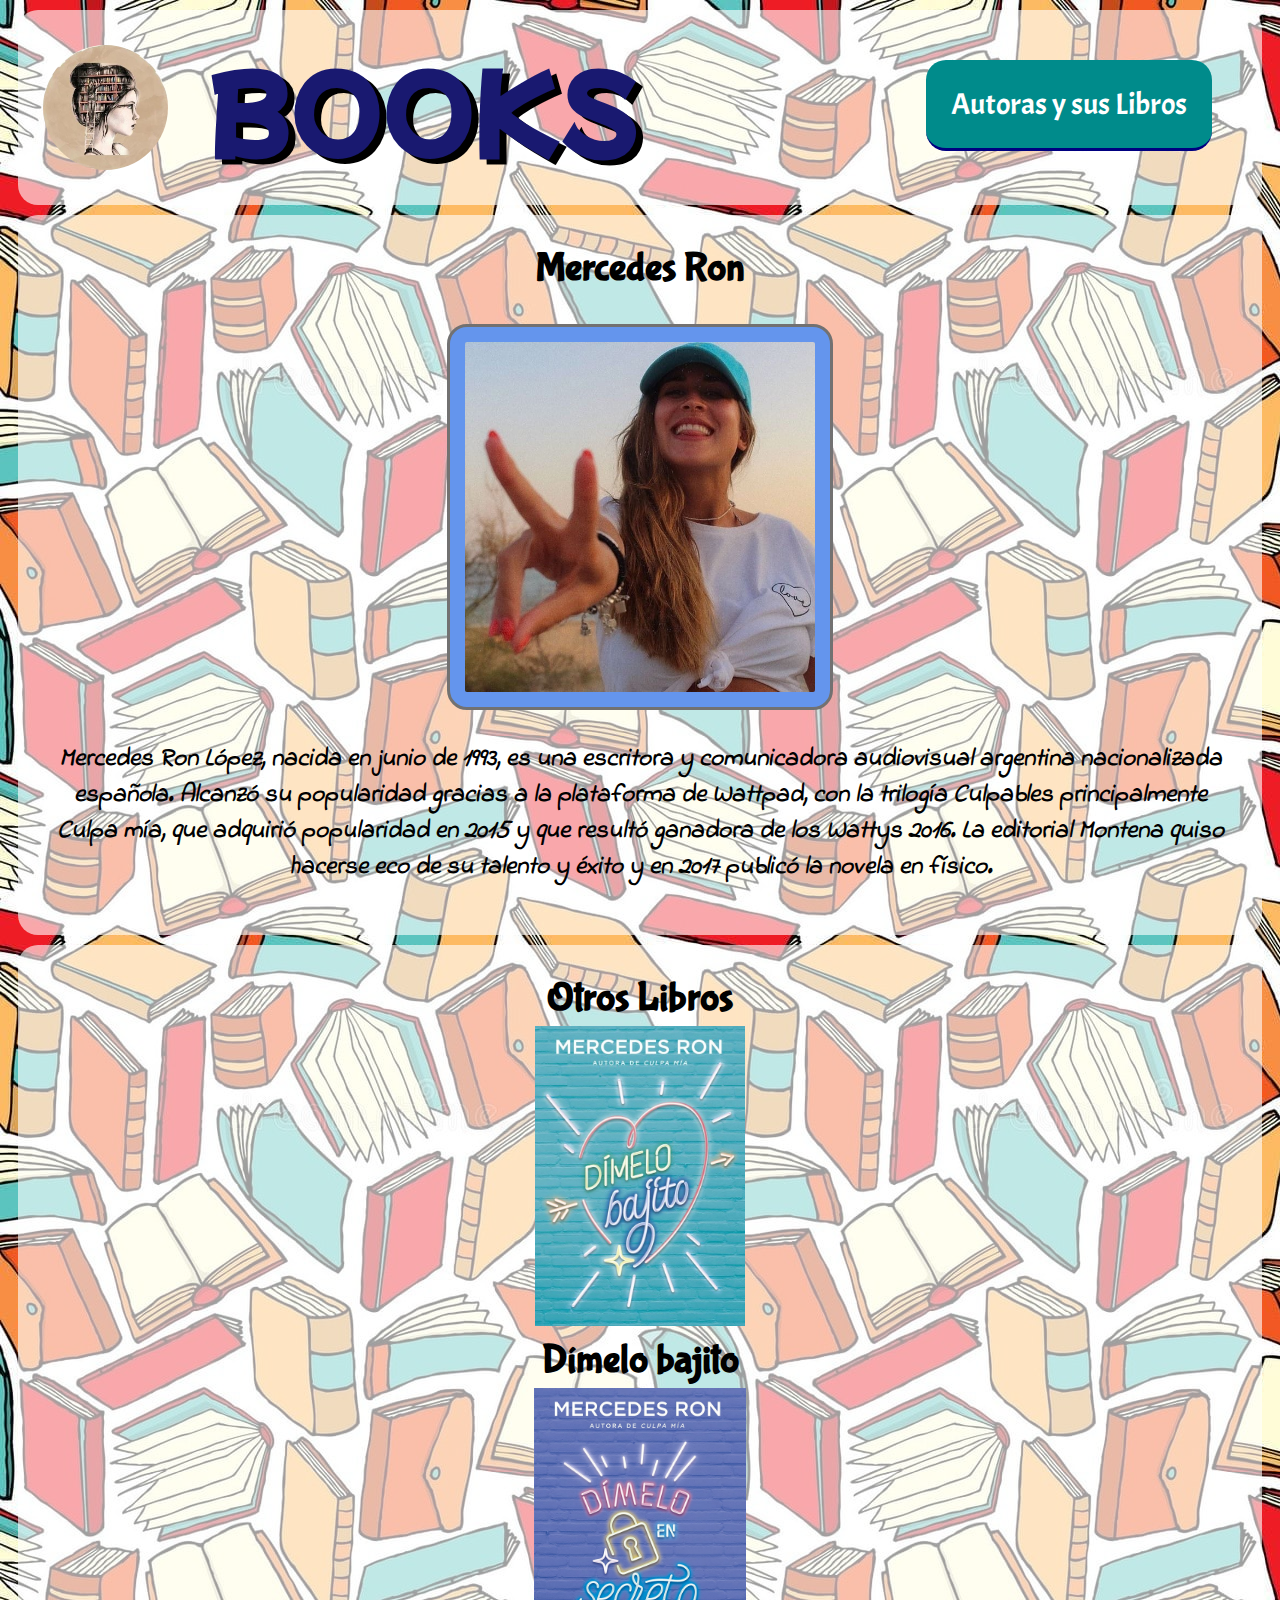
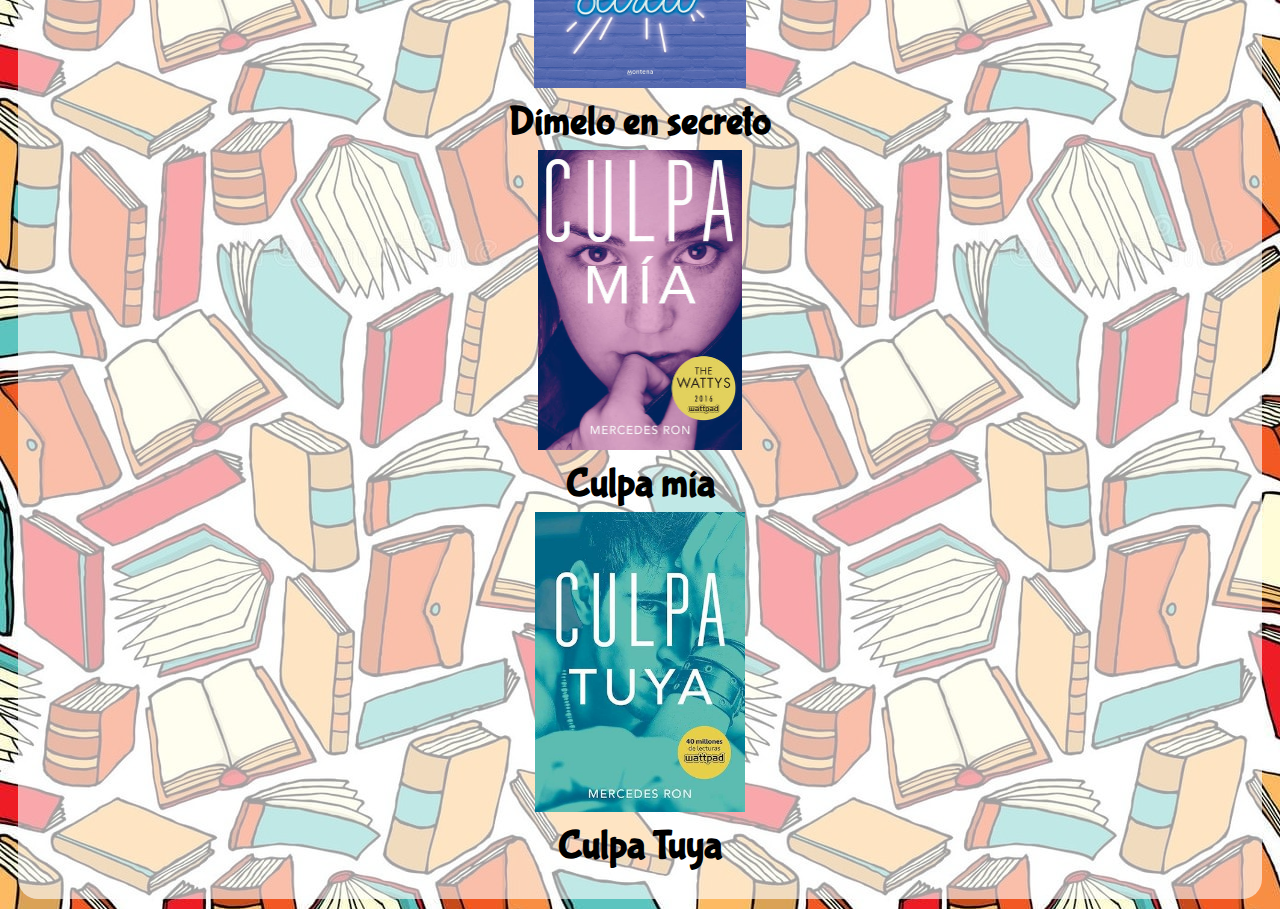
<file: subpags/mercedes.html>
<!DOCTYPE html>
<html lang="es">
<head>
    <meta charset="UTF-8">
    <meta http-equiv="X-UA-Compatible" content="IE=edge">
    <meta name="viewport" content="width=device-width, initial-scale=1.0">
    <title>Mercedes Ron</title>
    <link rel="stylesheet" href="../css/principal.css">
</head>
<body>
    <header class="fondo-interno"  >
        <a href="../index.html" class="centrado" >
            <img id="logo" src="../imagenes/logo.jpeg" alt="logo">
            <h1  id="titulo" > BOOKS  </h1>
        </a>
        <div id="ligs">
            <a href="../vistas/cajas.html" class="centrado"> Autoras y sus Libros</a>
        </div>
    </header>
    <div  class=" fondo-interno" id="centro">
        <h2> Mercedes Ron </h2>
        <br>
      <img src="../imagenes/mer.jpeg" alt="mercedes" class="img">
      <p><b> <i> Mercedes Ron López, nacida en junio de 1993, es una escritora y comunicadora audiovisual argentina nacionalizada española. Alcanzó su popularidad gracias a la plataforma de Wattpad, con la trilogía Culpables
        principalmente Culpa mía, que adquirió popularidad en 2015 y que resultó ganadora de los Wattys 2016. La editorial Montena quiso hacerse eco de su talento y éxito y en 2017 publicó la novela en físico.
      </i>  </b> </p>
    </div>
    
      <div class="fondo-interno" id="centro">
        <h2 id="centro"> Otros Libros</h2>
        <img src="../imagenes/dimelo bajito.jpeg" alt="libro1" class="imagenes" >
        <h2> Dímelo bajito</h2>
        <img src="../imagenes/dimelo en secreto.jpeg" alt="libro2" class="imagenes" >
        <h2> Dímelo en secreto</h2>
        <img src="../imagenes/culpa mia1.jpeg" alt="libro3" class="imagenes" >
        <h2> Culpa mía</h2>
        <img src="../imagenes/culpa tuya2.jpeg" alt="libro4" class="imagenes" >
        <h2> Culpa Tuya</h2>
      </div>
</body>
</html>
</file>
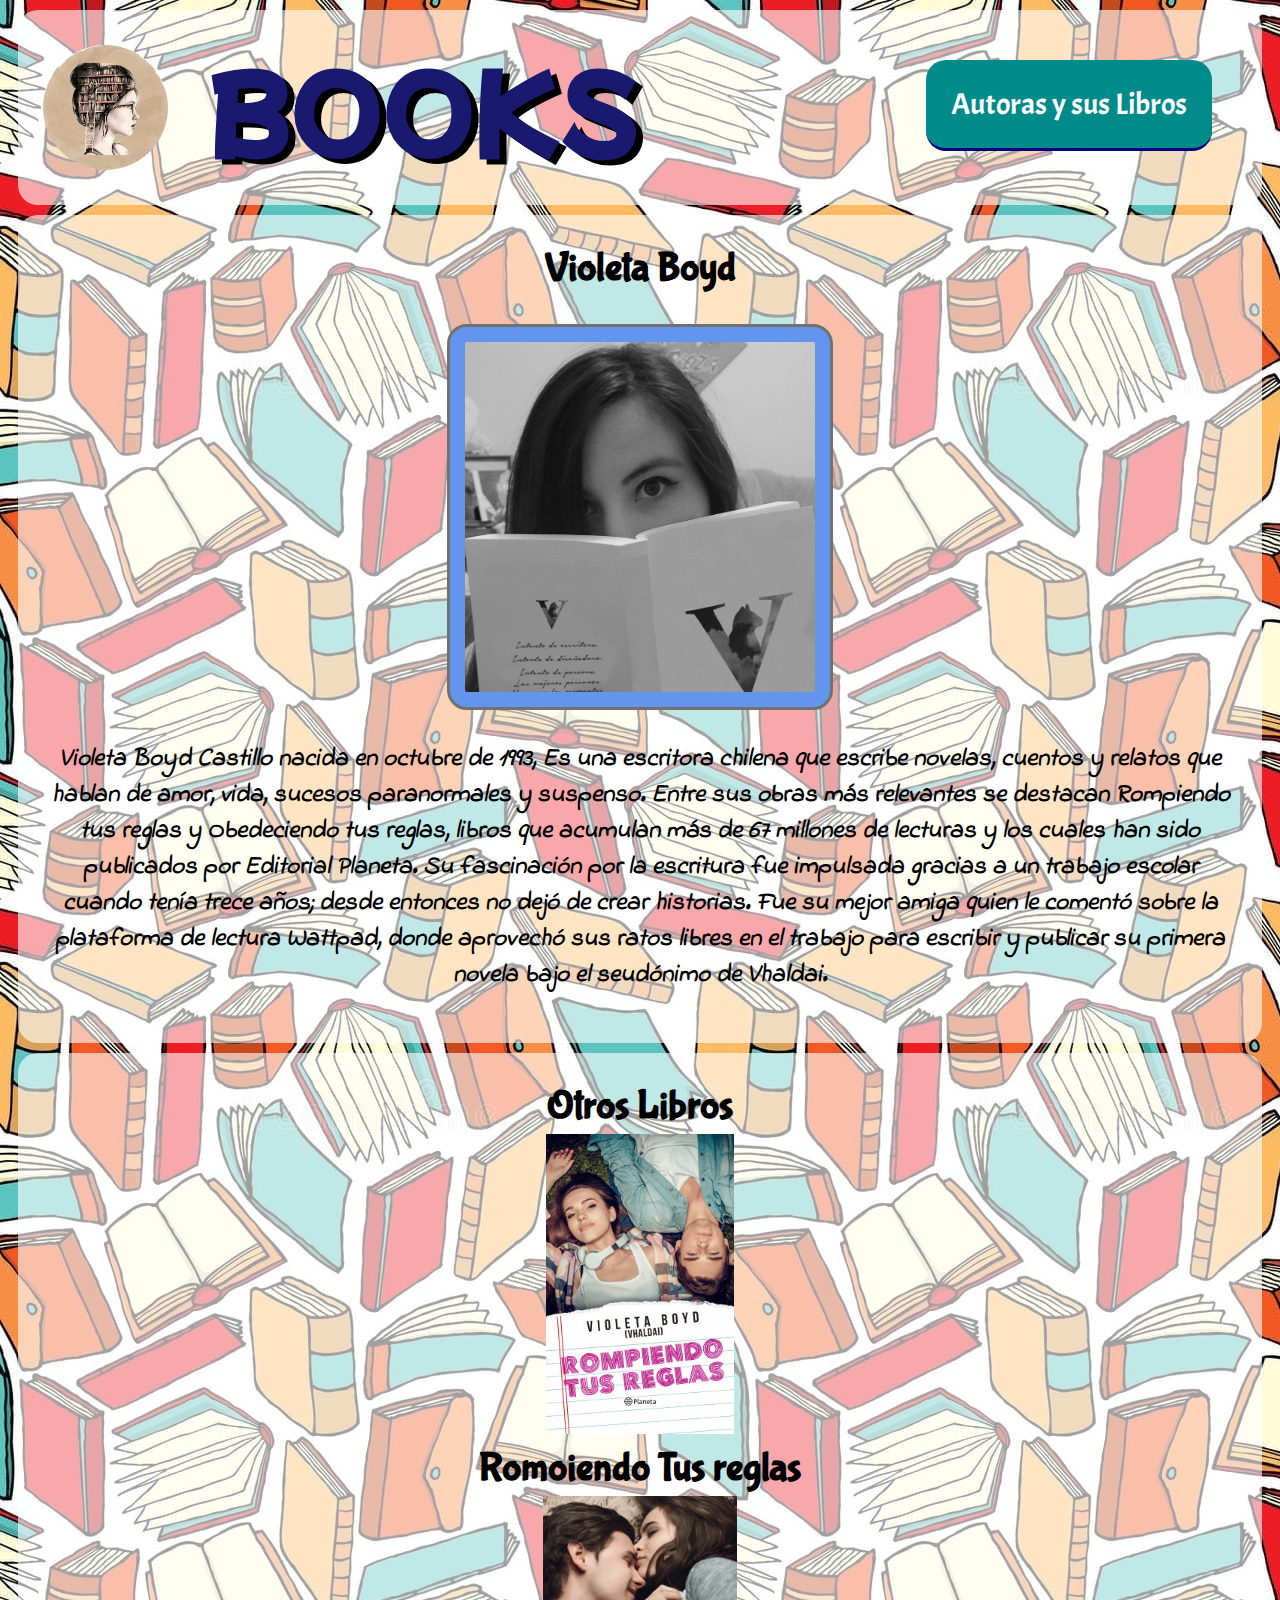
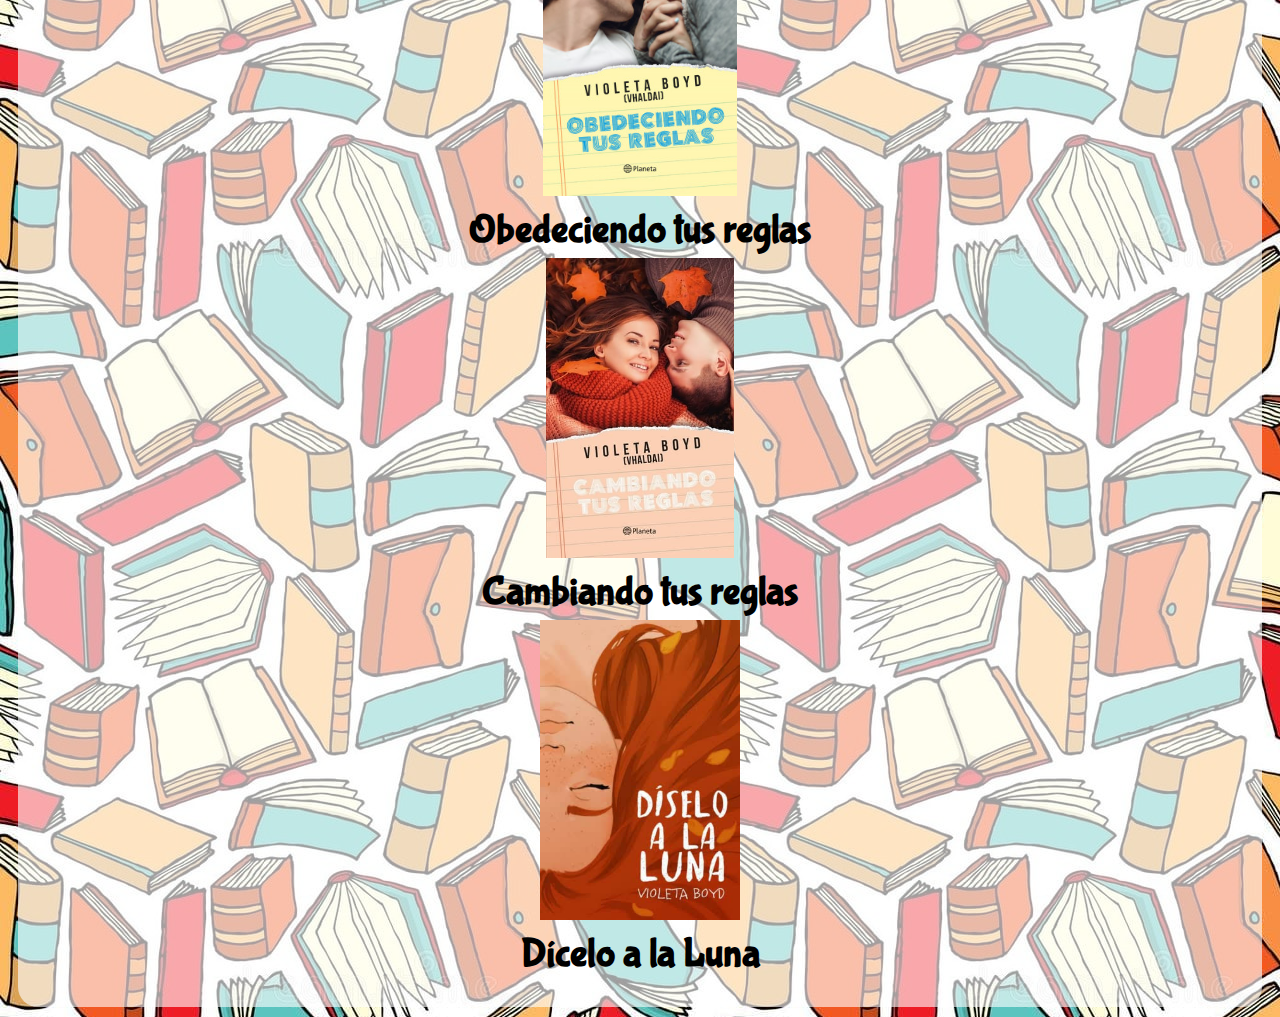
<file: subpags/violeta.html>
<!DOCTYPE html>
<html lang="es">
<head>
    <meta charset="UTF-8">
    <meta http-equiv="X-UA-Compatible" content="IE=edge">
    <meta name="viewport" content="width=device-width, initial-scale=1.0">
    <title>Violeta Boyd</title>
    <link rel="stylesheet" href="../css/principal.css">
</head>
<body>
    <header class="fondo-interno"  >
        <a href="../index.html" class="centrado" >
            <img id="logo" src="../imagenes/logo.jpeg" alt="logo">
            <h1  id="titulo" > BOOKS  </h1>
        </a>
        <div id="ligs">
            <a href="../vistas/cajas.html" class="centrado"> Autoras y sus Libros</a>
        </div>
    </header>
    <div  class=" fondo-interno" id="centro">
        <h2> Violeta Boyd </h2>
        <br>
      <img src="../imagenes/violet.jpeg" alt="violet" class="img">
      <p> <b><i> Violeta Boyd Castillo nacida en octubre de 1993, Es una escritora chilena que escribe novelas, cuentos y relatos que hablan de amor, vida, sucesos paranormales y suspenso. Entre sus obras más relevantes se destacan Rompiendo tus reglas y Obedeciendo tus reglas, libros que acumulan más de 67 millones de lecturas y los cuales han sido publicados por Editorial Planeta.
        Su fascinación por la escritura fue impulsada gracias a un trabajo escolar cuando tenía trece años; desde entonces no dejó de crear historias.
        Fue su mejor amiga quien le comentó sobre la plataforma de lectura Wattpad, donde aprovechó sus ratos libres en el trabajo para escribir y publicar su primera novela bajo el seudónimo de Vhaldai.
       </i></b>   </p>
    </div>
    
      <div class="fondo-interno" id="centro">
        <h2 id="centro"> Otros Libros</h2>
        <img src="../imagenes/rompiendotusrelas1.jpeg" alt="libro1" class="imagenes" >
        <h2> Romoiendo Tus reglas</h2>
        <img src="../imagenes/obedeciendotusreglas2.jpeg" alt="libro2" class="imagenes" >
        <h2> Obedeciendo tus reglas</h2>
        <img src="../imagenes/cambiandotusreglas3.jpeg" alt="libro3" class="imagenes" >
        <h2> Cambiando tus reglas</h2>
        <img src="../imagenes/diceloalaluna.jpeg" alt="libro4" class="imagenes" >
        <h2> Dícelo a la Luna</h2>
      </div>
</body>
</html>
</file>
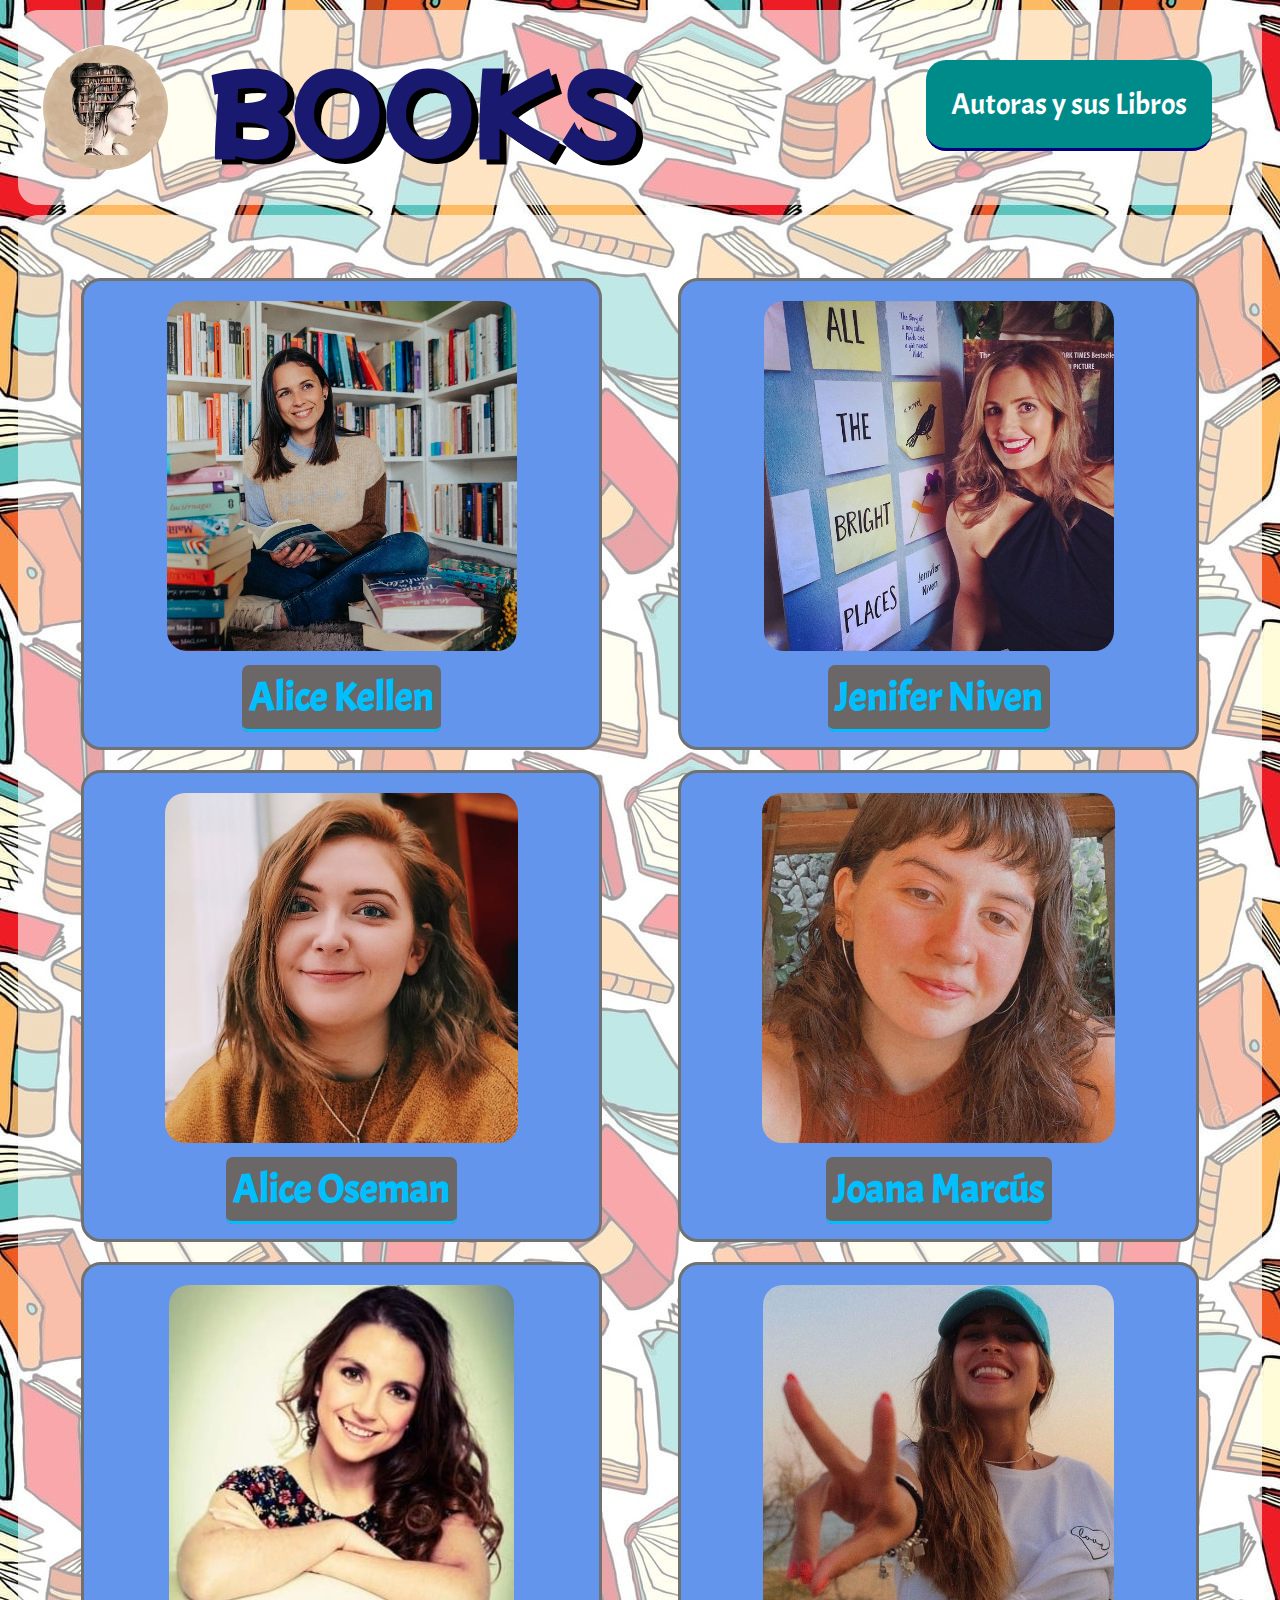
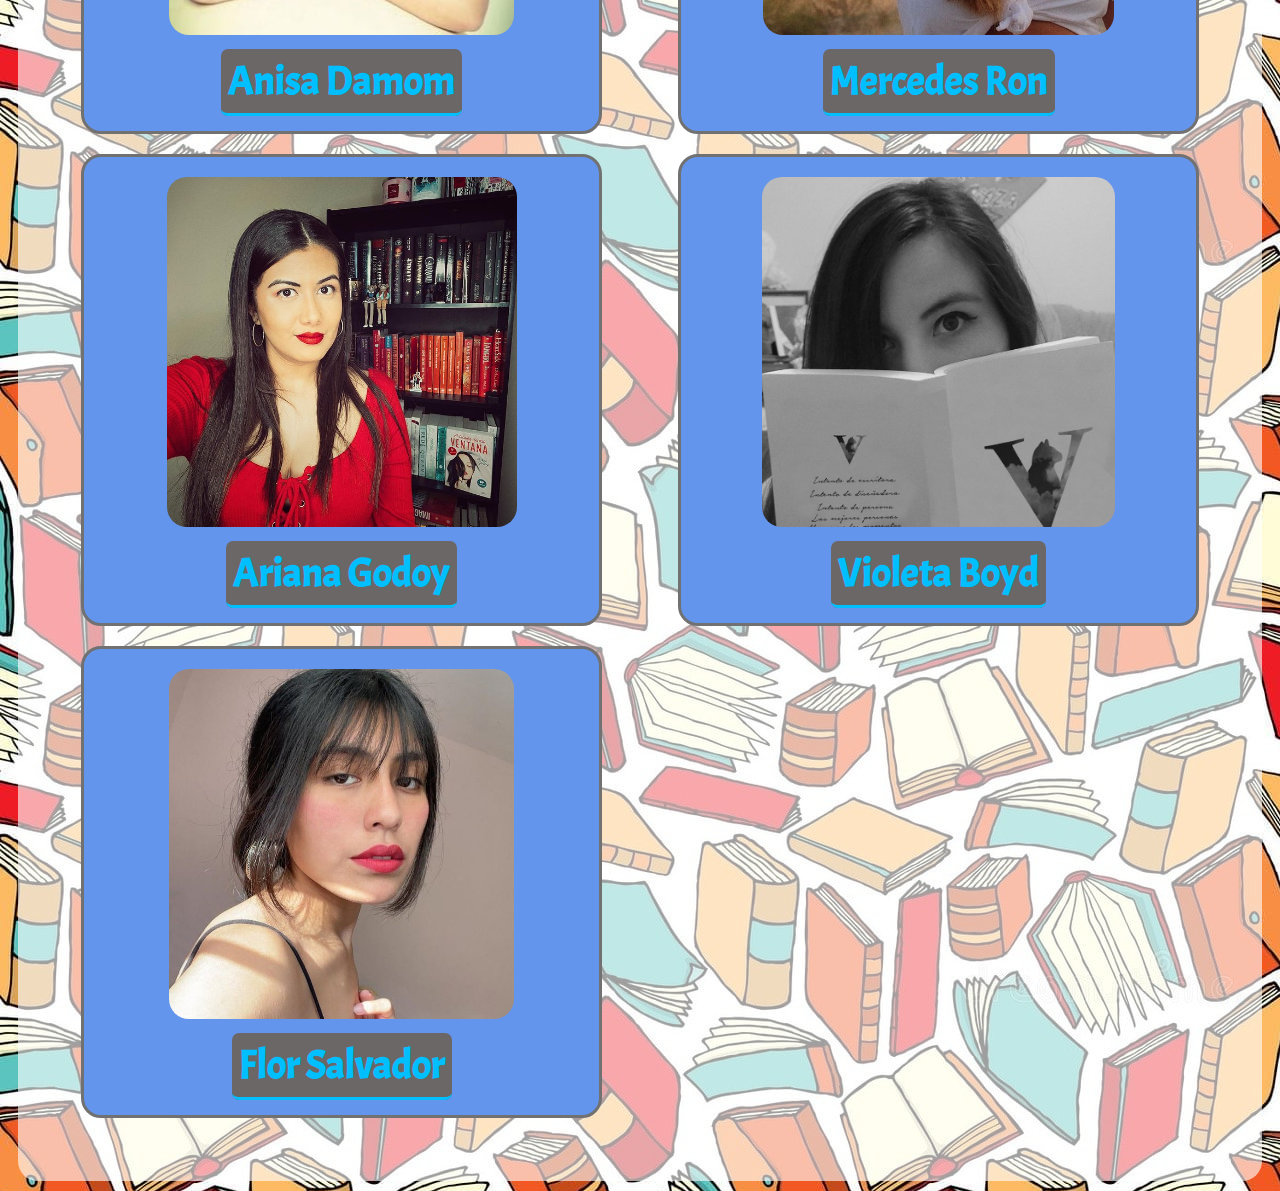
<file: vistas/cajas.html>
<!DOCTYPE html>
<html lang="es">
<head>
    <meta charset="UTF-8">
    <meta http-equiv="X-UA-Compatible" content="IE=edge">
    <meta name="viewport" content="width=device-width, initial-scale=1.0">
    <title>Autores y Libros</title>
    <link rel="stylesheet" href="../css/principal.css">
</head>
<body>
    <header class="fondo-interno"  >
        <a href="../index.html" class="centrado" >
            <img id="logo" src="../imagenes/logo.jpeg" alt="logo">
            <h1  id="titulo" > BOOKS  </h1>
        </a>
        <div id="ligs">
            <a href="../vistas/cajas.html" class="centrado"> Autoras y sus Libros</a>
        </div>
    </header>
  <div id="contenido-principal" class="fondo-interno" >
      <div class="columna">
       <div class="caja"  >
            <img src="../imagenes/alice kellen.jpeg" alt="Alice Kellen">
            <h2> 
               <a href="../subpags/alicek.html"  class=" sub-p">Alice Kellen</a> 
            </h2>        
        </div>
        <div class="caja"  >
            <img src="../imagenes/alice.jpeg" alt="Alice Oseman">
            <h2> 
              <a href="../subpags/aliceo.html"  class=" sub-p">Alice Oseman</a> 
            </h2>        
        </div>
        <div class="caja" >
            <img src="../imagenes/annisa.jpeg" alt="annisa">
            <h2> 
               <a href="../subpags/anissa.html"  class=" sub-p"> Anisa Damom</a> 
            </h2>        
        </div>
        <div class="caja"  >
            <img src="../imagenes/ari.jpeg" alt="Ariana Godoy">
            <h2>
                <a href="../subpags/ariana.html"  class=" sub-p"> Ariana Godoy</a>
            </h2>        
        </div>
        <div class="caja"  >
            <img src="../imagenes/flor.jpeg" alt="Flor M. Salvador">
            <h2> 
              <a href="../subpags/flor.html"  class=" sub-p"> Flor Salvador</a> 
             </h2>        
        </div>
      </div>
      <div class=" columna"> 
        <div class="caja"  >
            <img src="../imagenes/jenn.jpeg" alt="Jennifer Niven">
            <h2> 
               <a href="../subpags/jennifer.html"  class=" sub-p">Jenifer Niven</a> 
             </h2>        
        </div>
        <div class="caja" >
            <img src="../imagenes/juju.jpeg" alt="Joana Marcus">
            <h2> 
               <a href="../subpags/joana.html"  class=" sub-p"> Joana Marcús</a> 
            </h2>        
        </div>
        <div class="caja"  >
            <img src="../imagenes/mer.jpeg" alt="Mercedes Ron ">
            <h2> 
              <a href="../subpags/mercedes.html"  class=" sub-p">Mercedes Ron</a> 
            </h2>        
        </div>
        <div class="caja" >  
            <img src="../imagenes/violet.jpeg" alt="Violeta Boyd" >
           <h2>
             <a href="../subpags/violeta.html" class=" sub-p"> Violeta Boyd</a>
           </h2>     
        </div>
      </div>   
    </div>
</body>
</html>
</file>
<file: css/principal.css>
@import url( 'estilos.css');
@import url( 'subpaginas.css');
@import url( 'responsivo.css');
</file>
